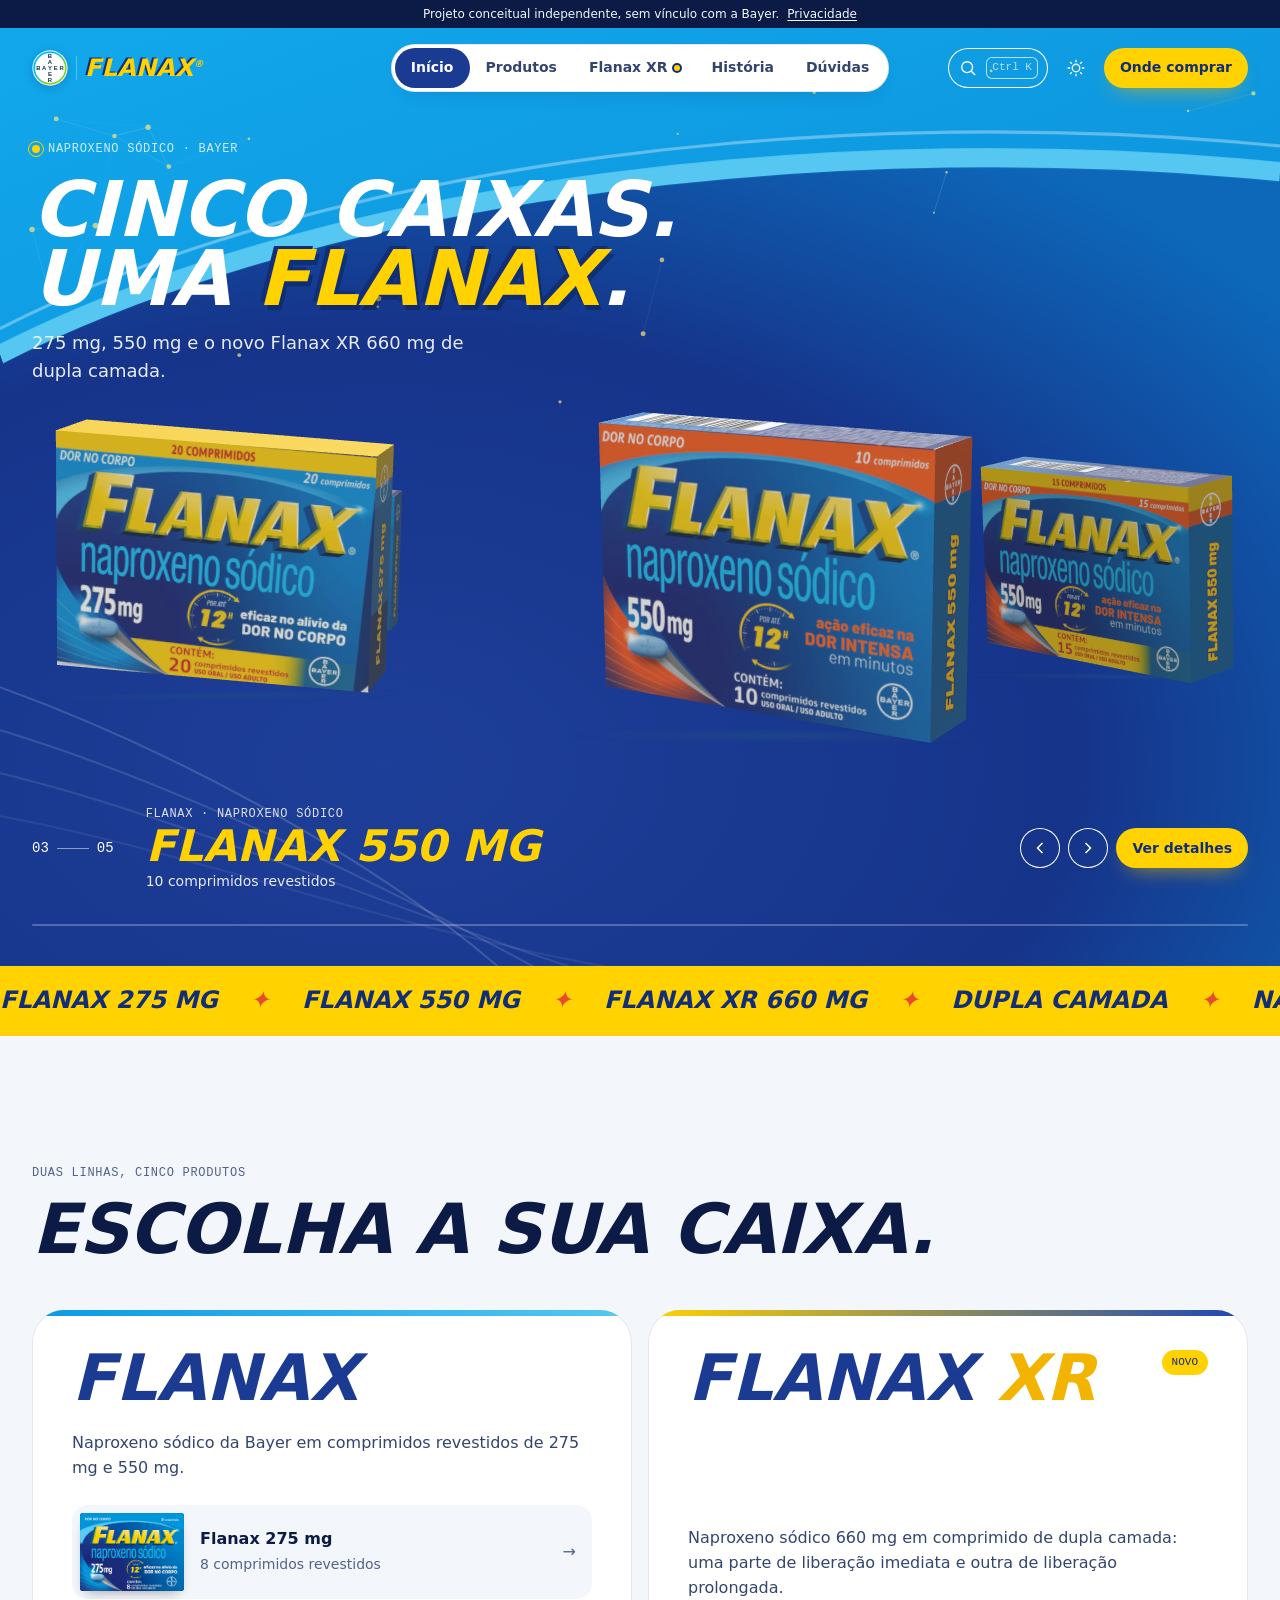
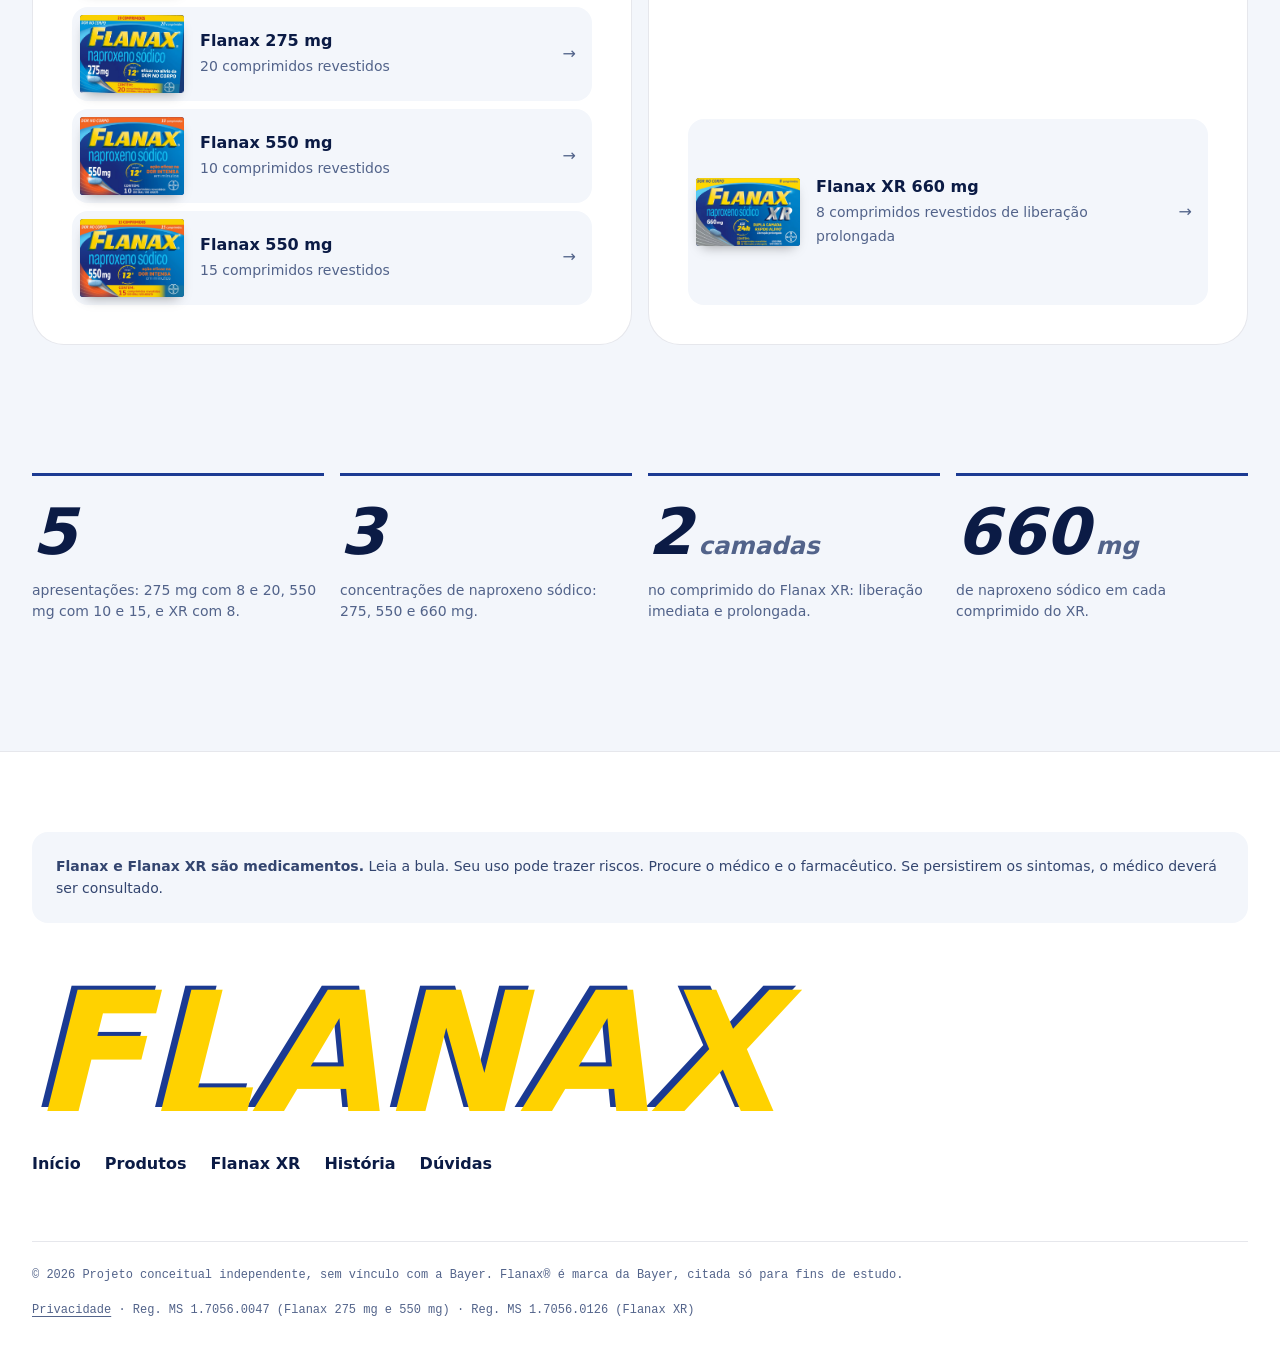
<file: index.html>
<!doctype html>
<html lang="pt-BR">
<head>
  <meta charset="utf-8" />
  <meta http-equiv="Content-Security-Policy" content="default-src 'self'; script-src 'self'; style-src 'self' 'unsafe-inline' https://fonts.googleapis.com; font-src 'self' https://fonts.gstatic.com data:; img-src 'self' data: blob:; connect-src 'self'; media-src 'none'; object-src 'none'; frame-src 'none'; worker-src 'self' blob:; manifest-src 'self'; base-uri 'self'; form-action 'none'; upgrade-insecure-requests" />
  <meta name="referrer" content="strict-origin-when-cross-origin" />
  <meta name="viewport" content="width=device-width, initial-scale=1, viewport-fit=cover" />
  <title>Flanax · projeto conceitual</title>
  <meta name="description" content="Flanax naproxeno sódico 275 mg e 550 mg e o Flanax XR 660 mg de dupla camada. As cinco embalagens em 3D." />
  <meta property="og:title" content="Flanax · projeto conceitual" />
  <meta property="og:description" content="Flanax 275 mg, 550 mg e Flanax XR 660 mg de dupla camada." />
  <meta property="og:locale" content="pt_BR" />
  <meta property="og:url" content="https://ranijabali12.github.io/flanax/" />
  <link rel="canonical" href="https://ranijabali12.github.io/flanax/" />
  <!-- shortcut: imagem de prévia em WebP (sem conversor aqui); trocar por PNG/JPG 1200x630 se algum app não exibir -->
  <meta property="og:image" content="https://ranijabali12.github.io/flanax/assets/arte/flanax-xr-v2.webp" />
  <meta property="og:image:type" content="image/webp" />
  <meta property="og:image:alt" content="Embalagem do Flanax XR 660 mg" />
  <meta name="twitter:card" content="summary_large_image" />
  <script type="application/ld+json">{"@context": "https://schema.org", "@type": "WebSite", "name": "Flanax · projeto conceitual", "url": "https://ranijabali12.github.io/flanax/", "inLanguage": "pt-BR", "description": "Projeto conceitual independente de interface, sem vínculo com a Bayer.", "about": [{"@type": "Drug", "name": "Flanax", "activeIngredient": "naproxeno sódico"}, {"@type": "Drug", "name": "Flanax XR", "activeIngredient": "naproxeno sódico"}]}</script>
  <meta name="theme-color" content="#123A9C" />
  <link rel="icon" type="image/svg+xml" href="assets/icons/favicon.svg?v=2" />
  <link rel="icon" type="image/png" sizes="32x32" href="assets/icons/icon-32.png?v=2" />
  <link rel="apple-touch-icon" href="assets/icons/icon-180.png?v=2" />
  <link rel="preconnect" href="https://fonts.googleapis.com" />
  <link rel="preconnect" href="https://fonts.gstatic.com" crossorigin />
  <link href="https://fonts.googleapis.com/css2?family=Archivo:ital,wdth,wght@0,62..125,100..900;1,62..125,100..900&family=Roboto+Condensed:wght@100..900&family=Barlow:ital,wght@0,500;0,600;0,700;0,800;1,600;1,700;1,800;1,900&family=Barlow+Condensed:wght@400;500;600;700&family=Geist:wght@400;500;600;700&family=Geist+Mono:wght@400;500&display=swap" rel="stylesheet" />
  <link rel="stylesheet" href="styles.css?v=32" />
  <script src="boot.js?v=30"></script>
</head>
<body>
  <a class="skip" href="#app">Pular para o conteúdo</a>
  <p class="notice" role="note">Projeto conceitual independente, sem vínculo com a Bayer. <a href="privacidade.html">Privacidade</a></p>
  <div class="cursor" id="cursor" aria-hidden="true"><span class="cursor__label"></span></div>
  <div class="scroll-progress" aria-hidden="true"><span></span></div>

  <header class="topbar">
    <a href="#inicio" class="brand" data-go="inicio" aria-label="Flanax, início">
      <svg class="brand__bayer" viewBox="0 0 40 40" role="img" aria-label="Bayer">
        <defs><linearGradient id="bayerRing" x1="0" y1="0" x2="1" y2="1"><stop offset=".3" stop-color="#00BCFF"/><stop offset=".7" stop-color="#89D329"/></linearGradient></defs>
        <circle cx="20" cy="20" r="19.6" fill="#fff"/>
        <circle cx="20" cy="20" r="17.6" fill="none" stroke="url(#bayerRing)" stroke-width="2"/>
        <g class="brand__letters" font-family="Archivo, Arial, sans-serif" font-weight="700" font-size="6.6" text-anchor="middle">
          <text x="20" y="9.4">B</text><text x="20" y="15.9">A</text><text x="20" y="22.4">Y</text><text x="20" y="28.9">E</text><text x="20" y="35.4">R</text>
          <text x="7" y="22.4">B</text><text x="13.5" y="22.4">A</text><text x="26.5" y="22.4">E</text><text x="33" y="22.4">R</text>
        </g>
      </svg>
      <i class="brand__sep" aria-hidden="true"></i>
      <span class="brand__word">FLANAX<sup>®</sup></span>
    </a>
    <nav class="tabs" role="tablist" aria-label="Seções">
      <span class="tabs__pill" aria-hidden="true"></span>
      <button class="tabs__btn is-active" role="tab" data-go="inicio" aria-selected="true">Início</button>
      <button class="tabs__btn" role="tab" data-go="produtos" aria-selected="false">Produtos</button>
      <button class="tabs__btn" role="tab" data-go="xr" aria-selected="false">Flanax XR <i class="dot" aria-hidden="true"></i></button>
      <button class="tabs__btn" role="tab" data-go="historia" aria-selected="false">História</button>
      <button class="tabs__btn" role="tab" data-go="duvidas" aria-selected="false">Dúvidas</button>
    </nav>
    <div class="topbar__actions">
      <button class="icon-btn search-btn" id="openPalette" aria-label="Buscar (Ctrl K)" data-cursor="buscar">
        <svg viewBox="0 0 24 24" aria-hidden="true"><circle cx="11" cy="11" r="6.5" fill="none" stroke="currentColor" stroke-width="1.6"/><path d="M16 16l4.5 4.5" stroke="currentColor" stroke-width="1.6"/></svg>
        <kbd>Ctrl K</kbd>
      </button>
      <button class="icon-btn" id="themeBtn" aria-label="Alternar tema claro e escuro" data-cursor="tema">
        <svg class="i-sun" viewBox="0 0 24 24" aria-hidden="true"><circle cx="12" cy="12" r="4.5" fill="none" stroke="currentColor" stroke-width="1.6"/><path d="M12 2v3M12 19v3M2 12h3M19 12h3M4.9 4.9l2.1 2.1M17 17l2.1 2.1M4.9 19.1L7 17M17 7l2.1-2.1" stroke="currentColor" stroke-width="1.6"/></svg>
        <svg class="i-moon" viewBox="0 0 24 24" aria-hidden="true"><path d="M20 14.5A8 8 0 0 1 9.5 4a8 8 0 1 0 10.5 10.5z" fill="none" stroke="currentColor" stroke-width="1.6"/></svg>
      </button>
      <a class="btn btn--sm btn--yellow topbar__cta" href="#duvidas" data-go="duvidas" data-scroll="onde">Onde comprar</a>
    </div>
  </header>

  <main id="app">
    <!-- ================= INÍCIO ================= -->
    <section class="view is-active" id="view-inicio" data-view="inicio" role="tabpanel" aria-label="Início">
      <div class="hero" id="hero">
        <div class="hero__bg" aria-hidden="true">
          <svg class="hero__sweep" viewBox="0 0 1440 900" preserveAspectRatio="none">
            <defs>
              <radialGradient id="heroDark" cx=".3" cy=".75" r=".9"><stop offset="0" stop-color="#1E3F99"/><stop offset=".6" stop-color="#16348A"/><stop offset="1" stop-color="#0D68BA"/></radialGradient>
            </defs>
            <path class="sweep-dark" d="M0 330 C380 170 960 120 1440 160 V900 H0 Z" fill="url(#heroDark)"/>
            <path class="sweep-arc" d="M0 330 C380 170 960 120 1440 160" fill="none" stroke="#55C7F1" stroke-width="18"/>
            <path class="sweep-arc sweep-arc--thin" d="M0 306 C380 146 960 96 1440 136" fill="none" stroke="#FFFFFF" stroke-width="3" opacity=".35"/>
            <g class="streaks" fill="none" stroke="#FFFFFF">
              <path d="M0 640 C200 700 420 800 560 900" opacity=".16"/><path d="M0 680 C200 730 420 820 600 900" opacity=".13"/>
              <path d="M0 720 C200 760 420 840 640 900" opacity=".1"/><path d="M0 760 C200 790 420 860 680 900" opacity=".07"/>
            </g>
          </svg>
          <canvas class="hero__particles" id="particles"></canvas>
        </div>
        <div class="hero__copy">
          <span class="eyebrow eyebrow--light"><i class="live"></i> Naproxeno sódico · Bayer</span>
          <h1 class="hero__title">
            <span class="line"><span>Cinco caixas.</span></span>
            <span class="line"><span>Uma <b class="wm">FLANAX</b>.</span></span>
          </h1>
          <p class="hero__lead">275 mg, 550 mg e o novo Flanax XR 660 mg de dupla camada.</p>
        </div>
        <div class="orbit" id="orbit" data-cursor="arrastar" aria-roledescription="carrossel" aria-label="Produtos Flanax">
          <div class="orbit__stage" id="orbitStage"></div>
        </div>
        <div class="hud" id="hud" aria-live="polite">
          <div class="hud__count"><span id="hudIdx">01</span><i></i><span id="hudTotal">05</span></div>
          <div class="hud__info">
            <span class="hud__fam" id="hudFam">Flanax · naproxeno sódico</span>
            <strong class="hud__name" id="hudName">Flanax 275 mg</strong>
            <span class="hud__meta" id="hudMeta">8 comprimidos revestidos</span>
          </div>
          <div class="hud__ctrl">
            <button class="icon-btn icon-btn--line" id="orbitPrev" aria-label="Produto anterior"><svg viewBox="0 0 24 24" aria-hidden="true"><path d="M15 6l-6 6 6 6" fill="none" stroke="currentColor" stroke-width="1.8"/></svg></button>
            <button class="icon-btn icon-btn--line" id="orbitNext" aria-label="Próximo produto"><svg viewBox="0 0 24 24" aria-hidden="true"><path d="M9 6l6 6-6 6" fill="none" stroke="currentColor" stroke-width="1.8"/></svg></button>
            <button class="btn btn--sm btn--yellow" id="hudOpen">Ver detalhes</button>
          </div>
          <div class="hud__bar"><span id="hudBar"></span></div>
        </div>
      </div>

      <div class="ticker" aria-hidden="true"><div class="ticker__track" id="tickerTrack"></div></div>

      <div class="wrap section">
        <header class="section__head reveal">
          <span class="eyebrow">Duas linhas, cinco produtos</span>
          <h2 class="h2">Escolha a sua caixa.</h2>
        </header>
        <div class="lines" id="lines"></div>
      </div>

      <div class="wrap section section--tight">
        <div class="stats">
          <div class="stat reveal"><span class="stat__n"><span class="counter" data-count="5">5</span></span><p>apresentações: 275 mg com 8 e 20, 550 mg com 10 e 15, e XR com 8.</p></div>
          <div class="stat reveal"><span class="stat__n"><span class="counter" data-count="3">3</span></span><p>concentrações de naproxeno sódico: 275, 550 e 660 mg.</p></div>
          <div class="stat reveal"><span class="stat__n"><span class="counter" data-count="2">2</span><small>camadas</small></span><p>no comprimido do Flanax XR: liberação imediata e prolongada.</p></div>
          <div class="stat reveal"><span class="stat__n"><span class="counter" data-count="660">660</span><small>mg</small></span><p>de naproxeno sódico em cada comprimido do XR.</p></div>
        </div>
      </div>
    </section>

    <!-- ================= PRODUTOS ================= -->
    <section class="view" id="view-produtos" data-view="produtos" role="tabpanel" aria-label="Produtos" data-line="flanax">
      <div class="launch">
        <div class="wrap launch__grid">
          <div class="launch__side">
            <span class="eyebrow"><i class="live"></i> Linha Flanax</span>
            <div class="switch" role="tablist" aria-label="Linha">
              <span class="switch__thumb" aria-hidden="true"></span>
              <button class="switch__btn is-active" data-line="flanax" role="tab" aria-selected="true">Flanax</button>
              <button class="switch__btn" data-line="xr" role="tab" aria-selected="false">Flanax XR</button>
            </div>
            <h2 class="launch__title" id="lineTitle">FLANAX</h2>
            <p class="launch__lead" id="lineLead"></p>
            <div class="skus" id="skuList" role="listbox" aria-label="Apresentações"></div>
          </div>
          <div class="viewer" id="viewer" data-cursor="girar">
            <div class="viewer__ring" aria-hidden="true"></div>
            <div class="viewer__ring viewer__ring--2" aria-hidden="true"></div>
            <div class="viewer__fallback" id="viewerFallback"></div>
            <div class="viewer__tools">
              <button class="chip chip--sm" data-view-angle="front">Frente</button>
              <button class="chip chip--sm" data-view-angle="side">Lateral</button>
              <button class="chip chip--sm" data-view-angle="back">Verso</button>
            </div>
          </div>
          <aside class="sheet" id="sheet" aria-live="polite"></aside>
        </div>
      </div>
      <div class="wrap section section--bula" id="bula">
        <div class="bula reveal">
          <header class="bula__head">
            <span class="eyebrow">Informações da bula</span>
            <h2 class="h2" id="bulaTitle">Flanax 275 mg</h2>
          </header>
          <div class="bula__tabs" id="bulaTabs" role="tablist" aria-label="Seções da bula"></div>
          <div class="bula__body" id="bulaBody" aria-live="polite"></div>
          <p class="bula__note">Conforme o site oficial do Flanax e a bula. Notifique suspeita de reação adversa: sac@bayer.com ou SAC 0800 723 1010. Em caso de superdose, ligue 0800 722 6001.</p>
        </div>
      </div>
      <div class="wrap section section--tight">
        <header class="section__head reveal">
          <span class="eyebrow">Comparativo</span>
          <h2 class="h2">As cinco, lado a lado.</h2>
        </header>
        <div class="matrix-wrap reveal"><table class="matrix" id="matrix"></table></div>
        <p class="note">Apresentações conforme as embalagens e a bula. Leia sempre a bula.</p>
      </div>
    </section>

    <!-- ================= FLANAX XR ================= -->
    <section class="view" id="view-xr" data-view="xr" role="tabpanel" aria-label="Flanax XR">
      <div class="wrap section section--first">
        <div class="xr-hero">
          <div class="xr-hero__copy reveal">
            <span class="eyebrow">Novo · Flanax XR 660 mg</span>
            <h2 class="h2">Dupla camada.</h2>
            <p class="section__sub">Cada comprimido do Flanax XR tem duas camadas de naproxeno sódico: uma de liberação imediata e outra de liberação prolongada. Passe o mouse ou toque no comprimido para separar as camadas.</p>
            <div class="xr-legend">
              <div class="xr-legend__item"><i class="sw sw--fast"></i><div><b>264 mg</b><span>camada de liberação imediata</span></div></div>
              <div class="xr-legend__item"><i class="sw sw--slow"></i><div><b>396 mg</b><span>camada de liberação prolongada</span></div></div>
              <div class="xr-legend__item"><i class="sw sw--sum"></i><div><b>660 mg</b><span>de naproxeno sódico no total</span></div></div>
            </div>
          </div>
          <button class="tablet reveal" id="tablet" aria-label="Separar as camadas do comprimido" data-cursor="separar">
            <svg viewBox="0 0 520 420" aria-hidden="true">
              <defs>
                <linearGradient id="tbTop" x1="0" y1="0" x2="0" y2="1"><stop offset="0" stop-color="#CFEAFB"/><stop offset="1" stop-color="#7EBFEA"/></linearGradient>
                <linearGradient id="tbFast" x1="0" y1="0" x2="1" y2="0"><stop offset="0" stop-color="#FFE14A"/><stop offset="1" stop-color="#F2B400"/></linearGradient>
                <linearGradient id="tbSlow" x1="0" y1="0" x2="1" y2="0"><stop offset="0" stop-color="#3D7FD9"/><stop offset="1" stop-color="#1B47B8"/></linearGradient>
              </defs>
              <ellipse cx="260" cy="380" rx="170" ry="22" fill="rgba(8,30,80,.18)"/>
              <g class="layer layer--slow">
                <path d="M90 250 v40 a170 52 0 0 0 340 0 v-40" fill="url(#tbSlow)"/>
                <ellipse cx="260" cy="250" rx="170" ry="52" fill="#5C97E3"/>
                <text x="260" y="258" text-anchor="middle" class="tb-label">396 mg · prolongada</text>
              </g>
              <g class="layer layer--fast">
                <path d="M90 200 v40 a170 52 0 0 0 340 0 v-40" fill="url(#tbFast)"/>
                <ellipse cx="260" cy="200" rx="170" ry="52" fill="url(#tbTop)"/>
                <text x="260" y="208" text-anchor="middle" class="tb-label tb-label--dark">264 mg · imediata</text>
              </g>
            </svg>
          </button>
        </div>
      </div>
      <div class="wrap section section--tight">
        <div class="xr-facts">
          <div class="xr-fact reveal"><span class="xr-fact__n">XR</span><p>de <em>extended release</em>, liberação prolongada em inglês.</p></div>
          <div class="xr-fact reveal"><span class="xr-fact__n">8</span><p>comprimidos revestidos de liberação prolongada na caixa.</p></div>
          <div class="xr-fact reveal"><span class="xr-fact__n">C₁₄H₁₃NaO₃</span><p>fórmula do naproxeno sódico, o mesmo princípio ativo de toda a linha.</p></div>
        </div>
      </div>
      <div class="wrap section section--tight">
        <figure class="molecule reveal">
          <canvas id="molCanvas" aria-hidden="true"></canvas>
          <figcaption><b>Naproxeno sódico</b><span>C₁₄H₁₃NaO₃ · princípio ativo do Flanax e do Flanax XR</span></figcaption>
        </figure>
      </div>
    </section>

    <!-- ================= HISTÓRIA ================= -->
    <section class="view" id="view-historia" data-view="historia" role="tabpanel" aria-label="História">
      <div class="wrap section section--first section--head-only">
        <header class="section__head reveal">
          <span class="eyebrow">Linha do tempo</span>
          <h2 class="h2">Da Syntex ao Flanax XR.</h2>
          <p class="section__sub">Arraste, role ou use as setas para conhecer a história do naproxeno.</p>
        </header>
      </div>
      <div class="timeline" id="timeline">
        <div class="timeline__rail wrap"><span id="timelineBar"></span><span class="timeline__year" id="timelineYear">1970</span></div>
        <ol class="timeline__track" id="timelineTrack" tabindex="0" aria-label="Linha do tempo">
          <li class="era" data-year="1970"><span class="era__year">1970</span><h3>A molécula ganha escala</h3><p>No laboratório Syntex, nos Estados Unidos, começa a produção industrial do naproxeno, um anti-inflamatório não esteroide.</p><span class="era__f">C₁₄H₁₄O₃</span></li>
          <li class="era" data-year="1976"><span class="era__year">1976</span><h3>Chega às farmácias</h3><p>A Syntex lança o naproxeno como medicamento, inicialmente vendido com prescrição.</p></li>
          <li class="era" data-year="1994"><span class="era__year">1994</span><h3>Sem receita</h3><p>O naproxeno sódico é aprovado nos Estados Unidos para venda sem prescrição. No mesmo ano, a Roche compra a Syntex.</p><span class="era__f">naproxeno sódico</span></li>
          <li class="era" data-year="2005"><span class="era__year">2005</span><h3>Flanax na Bayer</h3><p>A Bayer conclui a compra da divisão de saúde do consumidor da Roche, e o Flanax passa a fazer parte do portfólio da Bayer.</p></li>
          <li class="era era--hot" data-year="Hoje"><span class="era__year">Hoje</span><h3>275 mg e 550 mg</h3><p>Flanax em comprimidos revestidos de 275 mg e 550 mg, para dores e inflamação do dia a dia.</p><span class="era__f">C₁₄H₁₃NaO₃</span></li>
          <li class="era era--hot" data-year="XR"><span class="era__year">XR</span><h3>Flanax XR 660 mg</h3><p>Comprimido de dupla camada: uma parte de liberação imediata e outra de liberação prolongada, em uma tomada a cada 24 horas.</p><span class="era__f">660 mg · dupla camada</span></li>
        </ol>
        <div class="timeline__nav wrap">
          <button class="icon-btn icon-btn--line" id="tlPrev" aria-label="Voltar na linha do tempo"><svg viewBox="0 0 24 24" aria-hidden="true"><path d="M15 6l-6 6 6 6" fill="none" stroke="currentColor" stroke-width="1.8"/></svg></button>
          <button class="icon-btn icon-btn--line" id="tlNext" aria-label="Avançar na linha do tempo"><svg viewBox="0 0 24 24" aria-hidden="true"><path d="M9 6l6 6-6 6" fill="none" stroke="currentColor" stroke-width="1.8"/></svg></button>
        </div>
      </div>
    </section>

    <!-- ================= DÚVIDAS ================= -->
    <section class="view" id="view-duvidas" data-view="duvidas" role="tabpanel" aria-label="Dúvidas">
      <div class="wrap section section--first">
        <header class="section__head reveal">
          <span class="eyebrow">Dúvidas</span>
          <h2 class="h2">Perguntas frequentes.</h2>
        </header>
        <div class="faq-grid">
          <div class="faq" id="faq"></div>
          <aside class="finder reveal" id="onde">
            <span class="eyebrow eyebrow--light">Onde comprar</span>
            <h3>Nas farmácias de todo o Brasil.</h3>
            <p>Procure Flanax e Flanax XR na farmácia mais próxima ou nas lojas on-line.</p>
            <form class="finder__form" id="finderForm" novalidate>
              <label for="cep" class="sr-only">Seu CEP</label>
              <input id="cep" inputmode="numeric" maxlength="9" placeholder="Seu CEP" autocomplete="postal-code" aria-describedby="cepMsg" />
              <button class="btn btn--yellow" type="submit">Ver no mapa</button>
            </form>
            <div class="finder__actions">
              <a class="finder__buy" href="#buyList" id="buyBtn"><svg viewBox="0 0 24 24" aria-hidden="true"><path d="M3 4h2.5l2.2 10.5h10.6L20.5 7H7" fill="none" stroke="currentColor" stroke-width="1.8" stroke-linejoin="round" stroke-linecap="round"/><circle cx="9.5" cy="19" r="1.6" fill="currentColor"/><circle cx="17" cy="19" r="1.6" fill="currentColor"/></svg>Comprar on-line</a>
              <button class="finder__geo" type="button" id="geoBtn"><svg viewBox="0 0 24 24" aria-hidden="true"><circle cx="12" cy="12" r="3" fill="currentColor"/><circle cx="12" cy="12" r="7.5" fill="none" stroke="currentColor" stroke-width="1.6"/><path d="M12 1.5v3M12 19.5v3M1.5 12h3M19.5 12h3" stroke="currentColor" stroke-width="1.6"/></svg>Farmácias perto de mim</button>
            </div>
            <p class="finder__msg" id="cepMsg" aria-live="polite"></p>
            <p class="finder__privacy">O CEP e a localização vão direto para o Google Maps; este site não guarda nada. <a href="privacidade.html">Saiba mais</a></p>
            <a class="finder__link" href="https://www.flanax.com.br" target="_blank" rel="noopener">Site oficial do Flanax <span aria-hidden="true">↗</span></a>
          </aside>


        </div>
        <section class="buylist reveal" id="buyList" aria-labelledby="buyTitle">
          <header class="buylist__head">
            <span class="eyebrow">Compre on-line</span>
            <h3 id="buyTitle">Direto na farmácia.</h3>
            <p>Cada apresentação do Flanax nas principais redes do Brasil.</p>
          </header>
          <div class="buylist__rows" id="buyRows"></div>
          <p class="buylist__note">Links para as páginas dos produtos nas lojas on-line das redes. Preço e estoque são definidos por cada farmácia.</p>
        </section>
        <section class="care" id="guia" aria-labelledby="guiaTitle">
          <header class="section__head reveal">
            <span class="eyebrow">Guia por sintoma</span>
            <h2 class="h2" id="guiaTitle">Para que dor?</h2>
            <p class="section__sub">As situações citadas na indicação da bula do Flanax 275 mg, 550 mg e XR. Uso adulto. O guia não substitui o médico nem o farmacêutico.</p>
          </header>
          <div class="indic">
            <article class="indic__card reveal"><h3>Inflamação</h3><p>Dores agudas causadas por inflamação.</p><ul><li>Dor de garganta</li></ul></article>
            <article class="indic__card reveal"><h3>Dor e febre</h3><p>Em adultos.</p><ul><li>Dor de cabeça</li><li>Dor de dente</li><li>Dor abdominal e pélvica</li><li>Gripe e resfriado</li></ul></article>
            <article class="indic__card reveal"><h3>Músculos e articulações</h3><p>Dores musculares e articulares.</p><ul><li>Dor nas costas</li><li>Dor nas pernas</li><li>Torcicolo</li><li>Tendinite</li><li>Bursite</li><li>Cotovelo de tenista</li><li>Dor reumática</li></ul></article>
            <article class="indic__card reveal"><h3>Depois de traumas</h3><p>Dor após traumas.</p><ul><li>Entorses</li><li>Distensões</li><li>Contusões</li><li>Lesões leves no esporte</li></ul></article>
          </div>
        </section>

        <section class="care" aria-labelledby="usoTitle">
          <header class="section__head reveal">
            <span class="eyebrow">Automedicação responsável</span>
            <h2 class="h2" id="usoTitle">Antes de tomar.</h2>
          </header>
          <ol class="rules">
            <li class="reveal"><b>Leia a bula</b><span>Mesmo que você já conheça o remédio. Contraindicações e interações estão lá.</span></li>
            <li class="reveal"><b>Um ativo de cada vez</b><span>Não junte o Flanax com outro anti-inflamatório, como ibuprofeno, diclofenaco ou ácido acetilsalicílico, sem orientação. Antigripais também podem ter esses ativos: confira o rótulo.</span></li>
            <li class="reveal"><b>Respeite dose e intervalo</b><span>Use a dose e o intervalo da bula. Não aumente por conta própria.</span></li>
            <li class="reveal"><b>Fale antes com o médico</b><span>Na gravidez, na amamentação, em crianças e idosos, e se você usa outros remédios ou tem doença crônica.</span></li>
            <li class="reveal"><b>Sintoma que continua</b><span>Se a dor ou a febre persistirem ou mudarem, procure o médico.</span></li>
            <li class="reveal"><b>Guarde com cuidado</b><span>Longe das crianças, na embalagem original, e confira a validade.</span></li>
          </ol>
        </section>

        <section class="care" aria-labelledby="segTitle">
          <header class="section__head reveal">
            <span class="eyebrow">Segurança e contato</span>
            <h2 class="h2" id="segTitle">Informação oficial.</h2>
          </header>
          <div class="info">
            <article class="info__card reveal">
              <h3>Relatar efeito adverso</h3>
              <p>Teve alguma reação depois de usar um medicamento? Avise o fabricante e a Anvisa. A notificação ajuda a monitorar a segurança do remédio.</p>
              <div class="info__links">
                <a href="tel:08007231010">SAC Bayer 0800 723 1010</a>
                <a href="mailto:sac@bayer.com">sac@bayer.com</a>
                <a href="https://www.gov.br/anvisa/pt-br/assuntos/fiscalizacao-e-monitoramento/notificacoes/vigimed" target="_blank" rel="noopener">Notificar no VigiMed, da Anvisa <span aria-hidden="true">↗</span></a>
              </div>
            </article>
            <article class="info__card reveal">
              <h3>Bula e registro</h3>
              <p>A bula completa, do paciente e do profissional, fica no Bulário eletrônico da Anvisa. Registros: Reg. MS 1.7056.0047 (Flanax 275 mg e 550 mg) e Reg. MS 1.7056.0126 (Flanax XR).</p>
              <div class="info__links">
                <a href="https://consultas.anvisa.gov.br/#/bulario/" target="_blank" rel="noopener">Bulário eletrônico da Anvisa <span aria-hidden="true">↗</span></a>
              </div>
            </article>
            <article class="info__card reveal">
              <h3>Profissionais de saúde</h3>
              <p>Médicos, dentistas e farmacêuticos encontram a bula do profissional no Bulário da Anvisa e as informações técnicas nos canais oficiais da Bayer.</p>
              <div class="info__links">
                <a href="https://www.bayer.com.br/" target="_blank" rel="noopener">Bayer Brasil <span aria-hidden="true">↗</span></a>
                <a href="tel:08007231010">SAC 0800 723 1010</a>
              </div>
            </article>
          </div>
        </section>

      </div>
    </section>
  </main>

  <footer class="footer">
    <div class="wrap">
      <p class="footer__warn"><strong>Flanax e Flanax XR são medicamentos.</strong> Leia a bula. Seu uso pode trazer riscos. Procure o médico e o farmacêutico. Se persistirem os sintomas, o médico deverá ser consultado.</p>
      <div class="footer__row">
        <span class="footer__big" aria-hidden="true">FLANAX</span>
        <nav class="footer__nav" aria-label="Rodapé">
          <a href="#inicio" data-go="inicio">Início</a>
          <a href="#produtos" data-go="produtos">Produtos</a>
          <a href="#xr" data-go="xr">Flanax XR</a>
          <a href="#historia" data-go="historia">História</a>
          <a href="#duvidas" data-go="duvidas">Dúvidas</a>
        </nav>
      </div>
      <div class="footer__legal">
        <span>© <span id="year">2026</span> Projeto conceitual independente, sem vínculo com a Bayer. Flanax® é marca da Bayer, citada só para fins de estudo.</span>
        <span><a href="privacidade.html">Privacidade</a> · Reg. MS 1.7056.0047 (Flanax 275 mg e 550 mg) · Reg. MS 1.7056.0126 (Flanax XR)</span>
      </div>
    </div>
  </footer>

  <dialog class="palette" id="palette" aria-label="Buscar no site">
    <div class="palette__box">
      <div class="palette__in">
        <svg viewBox="0 0 24 24" aria-hidden="true"><circle cx="11" cy="11" r="6.5" fill="none" stroke="currentColor" stroke-width="1.6"/><path d="M16 16l4.5 4.5" stroke="currentColor" stroke-width="1.6"/></svg>
        <label for="paletteInput" class="sr-only">Buscar</label>
        <input id="paletteInput" placeholder="Busque um produto, dose ou dúvida" autocomplete="off" role="combobox" aria-expanded="true" aria-controls="paletteList" />
        <kbd>Esc</kbd>
      </div>
      <ul class="palette__list" id="paletteList" role="listbox"></ul>
      <div class="palette__foot"><span><kbd>↑</kbd><kbd>↓</kbd> navegar</span><span><kbd>Enter</kbd> abrir</span></div>
    </div>
  </dialog>
  <div class="toast" id="toast" role="status" aria-live="polite"></div>

  <script src="catalog.js?v=30"></script>
  <script src="lojas.js?v=30"></script>
  <script src="app.js?v=32"></script>
  <script type="module" src="boot3d.js?v=30"></script>
</body>
</html>
</file>
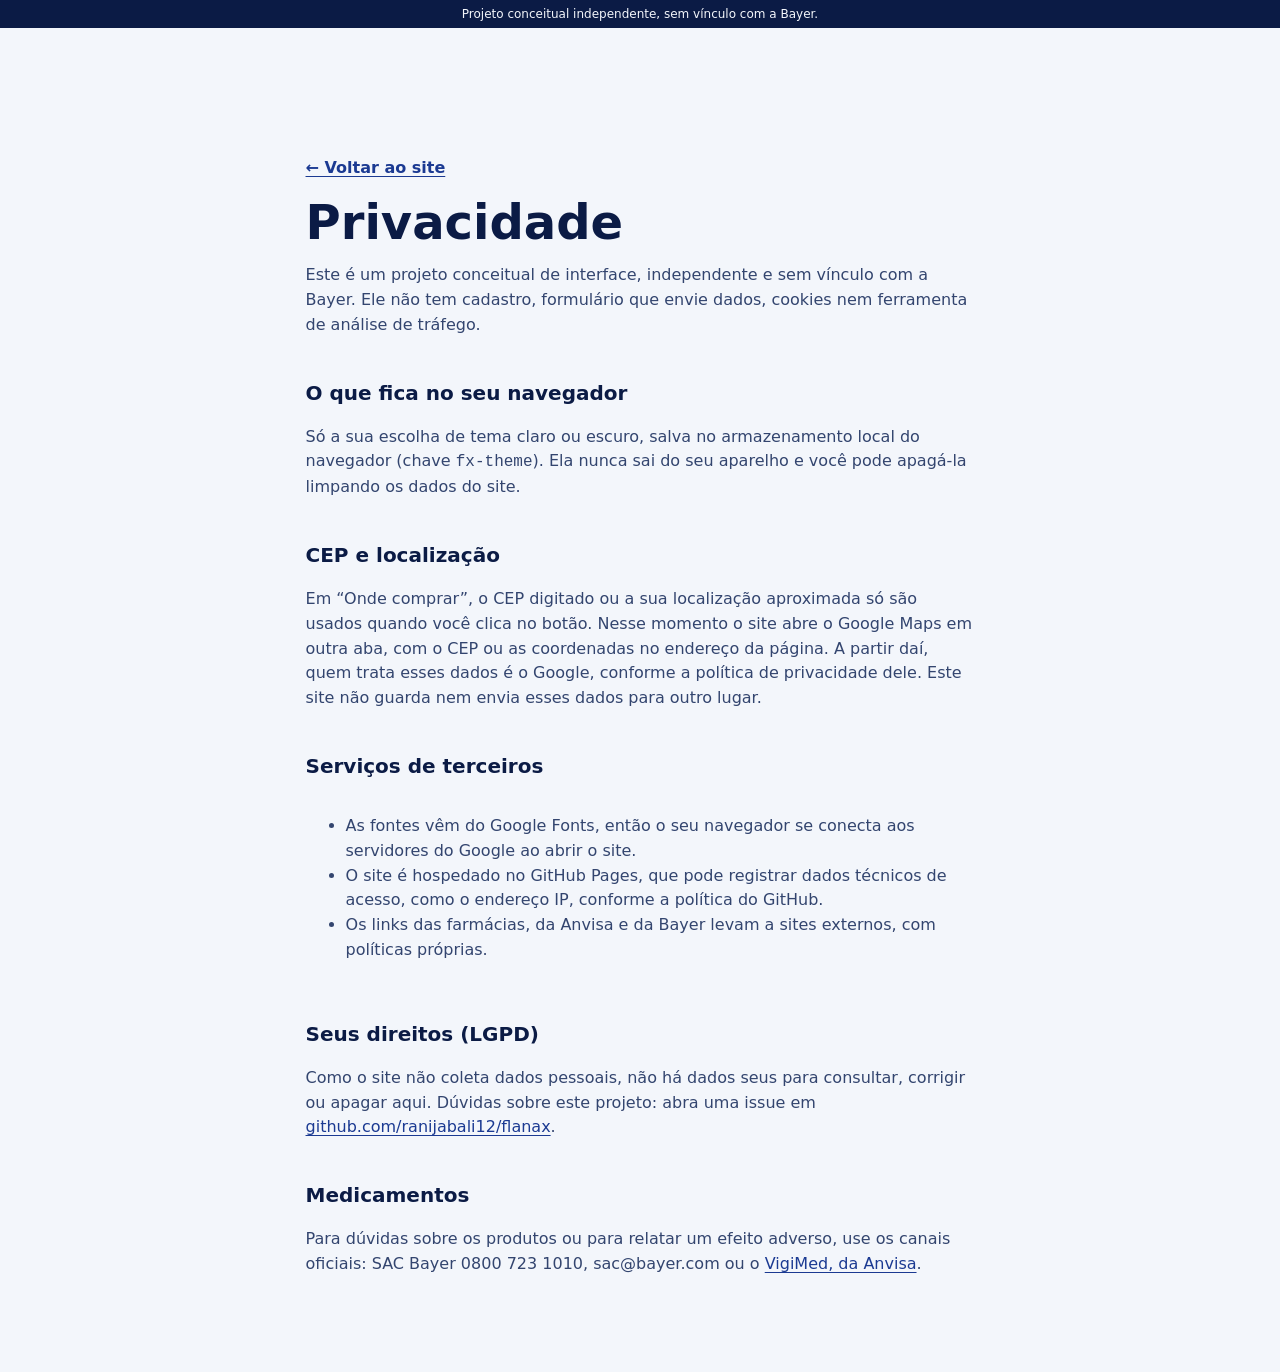
<file: privacidade.html>
<!doctype html>
<html lang="pt-BR">
<head>
  <meta charset="utf-8" />
  <meta http-equiv="Content-Security-Policy" content="default-src 'self'; script-src 'self'; style-src 'self' 'unsafe-inline' https://fonts.googleapis.com; font-src 'self' https://fonts.gstatic.com data:; img-src 'self' data:; connect-src 'none'; object-src 'none'; frame-src 'none'; base-uri 'self'; form-action 'none'; upgrade-insecure-requests" />
  <meta name="viewport" content="width=device-width, initial-scale=1, viewport-fit=cover" />
  <title>Privacidade · Flanax</title>
  <meta name="robots" content="noindex" />
  <link rel="icon" type="image/svg+xml" href="assets/icons/favicon.svg?v=2" />
  <link href="https://fonts.googleapis.com/css2?family=Archivo:ital,wdth,wght@0,62..125,100..900;1,62..125,100..900&family=Roboto+Condensed:wght@100..900&family=Barlow:ital,wght@0,500;0,600;0,700;0,800;1,600;1,700;1,800;1,900&family=Barlow+Condensed:wght@400;500;600;700&family=Geist:wght@400;500;600;700&family=Geist+Mono:wght@400;500&display=swap" rel="stylesheet" />
  <link rel="stylesheet" href="styles.css?v=32" />
  <script src="boot.js?v=30"></script>
</head>
<body>
  <p class="notice" role="note">Projeto conceitual independente, sem vínculo com a Bayer.</p>
  <main class="wrap doc">
    <a class="doc__back" href="./">← Voltar ao site</a>
    <h1>Privacidade</h1>
    <p>Este é um projeto conceitual de interface, independente e sem vínculo com a Bayer. Ele não tem cadastro, formulário que envie dados, cookies nem ferramenta de análise de tráfego.</p>
    <h2>O que fica no seu navegador</h2>
    <p>Só a sua escolha de tema claro ou escuro, salva no armazenamento local do navegador (chave <code>fx-theme</code>). Ela nunca sai do seu aparelho e você pode apagá-la limpando os dados do site.</p>
    <h2>CEP e localização</h2>
    <p>Em “Onde comprar”, o CEP digitado ou a sua localização aproximada só são usados quando você clica no botão. Nesse momento o site abre o Google Maps em outra aba, com o CEP ou as coordenadas no endereço da página. A partir daí, quem trata esses dados é o Google, conforme a política de privacidade dele. Este site não guarda nem envia esses dados para outro lugar.</p>
    <h2>Serviços de terceiros</h2>
    <ul>
      <li>As fontes vêm do Google Fonts, então o seu navegador se conecta aos servidores do Google ao abrir o site.</li>
      <li>O site é hospedado no GitHub Pages, que pode registrar dados técnicos de acesso, como o endereço IP, conforme a política do GitHub.</li>
      <li>Os links das farmácias, da Anvisa e da Bayer levam a sites externos, com políticas próprias.</li>
    </ul>
    <h2>Seus direitos (LGPD)</h2>
    <p>Como o site não coleta dados pessoais, não há dados seus para consultar, corrigir ou apagar aqui. Dúvidas sobre este projeto: abra uma issue em <a href="https://github.com/ranijabali12/flanax/issues" target="_blank" rel="noopener">github.com/ranijabali12/flanax</a>.</p>
    <h2>Medicamentos</h2>
    <p>Para dúvidas sobre os produtos ou para relatar um efeito adverso, use os canais oficiais: SAC Bayer 0800 723 1010, sac@bayer.com ou o <a href="https://www.gov.br/anvisa/pt-br/assuntos/fiscalizacao-e-monitoramento/notificacoes/vigimed" target="_blank" rel="noopener">VigiMed, da Anvisa</a>.</p>
  </main>
</body>
</html>
</file>
<file: styles.css>
/* =========================================================
   Flanax · Bayer
   Linguagem das caixas: azul royal com arco ciano, amarelo do logotipo,
   laranja da linha 550 mg. Grade de 8px · estados 150–300ms com desaceleração, entradas autorais 500–900ms.
   ========================================================= */

/* Layout: hero azul (como a frente da caixa) com a órbita sobre o arco;
   seções claras em grade de 12 colunas. */
:root {
  --bg: #F3F6FB;
  --bg-2: #E6EDF7;
  --surface: #FFFFFF;
  --ink: #0B1B45;
  --ink-2: #33456F;
  --muted: #52638A;
  --line: rgba(11, 27, 69, .10);
  --line-2: rgba(11, 27, 69, .18);
  --glass: rgba(255, 255, 255, .78);

  --royal: #1B3A92;
  --royal-2: #122E78;
  --sky: #0A9BE2;
  --arc: #55C7F1;
  --cyan: #2CB9F0;
  --yellow: #FFD200;
  --yellow-2: #F2B400;
  --orange: #E84A2D;
  --orange-2: #FF7D15;
  --red: #D0102B;
  --xr: #1B47B8;
  --fam: var(--sky);

  --f-logo: "Barlow", "Arial Black", system-ui, sans-serif;
  --f-cond: "Barlow Condensed", "Arial Narrow", sans-serif;
  --f-body: "Geist", system-ui, -apple-system, "Segoe UI", sans-serif;
  --f-mono: "Geist Mono", ui-monospace, monospace;
  --t-12: .75rem; --t-14: .875rem; --t-16: 1rem; --t-18: 1.125rem; --t-20: 1.25rem;
  --t-24: 1.5rem; --t-32: 2rem; --t-40: 2.5rem; --t-48: 3rem; --t-64: 4rem;

  --s-1: 8px; --s-2: 16px; --s-3: 24px; --s-4: 32px; --s-5: 40px;
  --s-6: 48px; --s-8: 64px; --s-10: 80px; --s-12: 96px; --s-16: 128px;
  --r-1: 8px; --r-2: 16px; --r-3: 24px; --r-4: 32px; --r-pill: 999px;

  --ease: cubic-bezier(.22, 1, .36, 1);
  --ease-in: cubic-bezier(.55, 0, .75, .2);
  --ease-io: cubic-bezier(.65, 0, .35, 1);
  --t-fast: 150ms; --t-mid: 220ms; --t-slow: 300ms;
  --wrap: 1280px; --gutter: var(--s-4); --header-h: 80px;
  --shadow: 0 24px 48px -30px rgba(11, 27, 69, .45);
  color-scheme: light;
}
@media (prefers-color-scheme: dark) {
  :root:not([data-theme="light"]) {
    --bg: #071233; --bg-2: #0C1A45; --surface: #0F2154;
    --ink: #E8EEFB; --ink-2: #B9C6E6; --muted: #9DACD0;
    --line: rgba(232, 238, 251, .10); --line-2: rgba(232, 238, 251, .18);
    --glass: rgba(15, 33, 84, .78); --shadow: 0 24px 48px -26px rgba(0, 0, 0, .7);
    color-scheme: dark;
  }
}
:root[data-theme="dark"] {
  --bg: #071233; --bg-2: #0C1A45; --surface: #0F2154;
  --ink: #E8EEFB; --ink-2: #B9C6E6; --muted: #9DACD0;
  --line: rgba(232, 238, 251, .10); --line-2: rgba(232, 238, 251, .18);
  --glass: rgba(15, 33, 84, .78); --shadow: 0 24px 48px -26px rgba(0, 0, 0, .7);
  color-scheme: dark;
}

*, *::before, *::after { box-sizing: border-box; }
html { -webkit-text-size-adjust: 100%; scroll-behavior: smooth; }
body { margin: 0; background: var(--bg); color: var(--ink); font-family: var(--f-body); font-size: var(--t-16); line-height: 1.55; -webkit-font-smoothing: antialiased; overflow-x: hidden; transition: background var(--t-slow) var(--ease), color var(--t-slow) var(--ease); }
img, svg, canvas { display: block; max-width: 100%; }
button { font: inherit; color: inherit; background: none; border: 0; padding: 0; cursor: pointer; }
a { color: inherit; text-decoration: none; }
h1, h2, h3, p, dl, dd, figure { margin: 0; }
h1, h2, h3 { text-wrap: balance; }
::selection { background: var(--yellow); color: var(--ink); }
:focus-visible { outline: 2px solid var(--sky); outline-offset: 3px; border-radius: 6px; }
[hidden] { display: none !important; }
.sr-only { position: absolute; width: 1px; height: 1px; overflow: hidden; clip: rect(0 0 0 0); white-space: nowrap; }
.skip { position: fixed; left: var(--s-2); top: -64px; z-index: 200; padding: var(--s-1) var(--s-2); background: var(--ink); color: var(--bg); border-radius: var(--r-1); transition: top var(--t-mid) var(--ease); }
.skip:focus { top: var(--s-2); }
kbd { font-family: var(--f-mono); font-size: 11px; padding: 2px 6px; border-radius: 6px; box-shadow: inset 0 0 0 1px var(--line-2); color: var(--muted); }
.wrap { width: 100%; max-width: var(--wrap); margin: 0 auto; padding-inline: var(--gutter); }

/* Cursor */
.cursor { position: fixed; left: 0; top: 0; z-index: 250; width: 12px; height: 12px; margin: -6px 0 0 -6px; border-radius: 50%; background: var(--yellow); pointer-events: none; display: grid; place-items: center; opacity: 0; transition: width var(--t-mid) var(--ease), height var(--t-mid) var(--ease), margin var(--t-mid) var(--ease), opacity var(--t-mid) var(--ease); }
.cursor.is-on { opacity: 1; }
.cursor.is-label { width: 72px; height: 72px; margin: -36px 0 0 -36px; }
.cursor__label { font-family: var(--f-mono); font-size: 11px; color: var(--royal-2); opacity: 0; transition: opacity var(--t-fast) var(--ease); }
.cursor.is-label .cursor__label { opacity: 1; }
@media (pointer: coarse) { .cursor { display: none; } }

.scroll-progress { position: fixed; top: 0; left: 0; right: 0; height: 3px; z-index: 60; }
.scroll-progress span { display: block; height: 100%; background: linear-gradient(90deg, var(--yellow), var(--orange-2)); transform-origin: 0 50%; transform: scaleX(0); }

/* Header */
.topbar { position: fixed; top: 0; left: 0; right: 0; z-index: 50; height: calc(var(--header-h) + env(safe-area-inset-top, 0px)); padding: env(safe-area-inset-top, 0px) var(--gutter) 0; display: grid; grid-template-columns: 1fr auto 1fr; align-items: center; gap: var(--s-2); color: #fff; transition: height var(--t-slow) var(--ease), color var(--t-slow) var(--ease); }
.topbar::before { content: ""; position: absolute; inset: 0; z-index: -1; background: var(--glass); backdrop-filter: saturate(1.4) blur(18px); -webkit-backdrop-filter: saturate(1.4) blur(18px); box-shadow: 0 1px 0 var(--line); opacity: 0; transition: opacity var(--t-slow) var(--ease); }
.topbar.is-scrolled, body:not(.on-hero) .topbar { color: var(--ink); }
.topbar.is-scrolled { height: calc(64px + env(safe-area-inset-top, 0px)); }
.topbar.is-scrolled::before, body:not(.on-hero) .topbar::before { opacity: 1; }
.brand { display: inline-flex; align-items: center; gap: var(--s-1); justify-self: start; }
.brand__word { font-family: var(--f-logo); font-weight: 900; font-style: italic; font-size: var(--t-24); letter-spacing: .01em; color: var(--yellow); text-shadow: -2px -1px 0 var(--royal-2); line-height: 1; }
.brand__word sup { font-size: .4em; color: currentColor; text-shadow: none; }
.brand__bayer { width: 36px; height: 36px; flex: none; border-radius: 50%; box-shadow: 0 2px 8px rgba(11, 27, 69, .18); transition: transform var(--t-mid) var(--ease); }
.brand:hover .brand__bayer { transform: scale(1.06); }
.brand__letters { fill: #10384F; }
.brand__sep { width: 1px; height: 24px; background: currentColor; opacity: .3; }
@media (max-width: 420px) { .brand__bayer { width: 30px; height: 30px; } }
.brand__by { font-family: var(--f-mono); font-size: 11px; padding: 2px 8px; border-radius: var(--r-pill); box-shadow: inset 0 0 0 1px currentColor; opacity: .7; }

.tabs { position: relative; display: flex; padding: 4px; border-radius: var(--r-pill); background: var(--glass); color: var(--ink); box-shadow: inset 0 0 0 1px var(--line), 0 8px 24px -16px rgba(11, 27, 69, .35); backdrop-filter: blur(18px); -webkit-backdrop-filter: blur(18px); }
.tabs__pill { position: absolute; top: 4px; left: 0; height: calc(100% - 8px); border-radius: var(--r-pill); background: var(--royal); transition: transform var(--t-slow) var(--ease), width var(--t-slow) var(--ease); }
.tabs__btn { position: relative; z-index: 1; display: inline-flex; align-items: center; gap: 6px; height: 40px; padding: 0 var(--s-2); border-radius: var(--r-pill); font-size: var(--t-14); font-weight: 600; color: var(--ink-2); white-space: nowrap; transition: color var(--t-mid) var(--ease); }
.tabs__btn:hover { color: var(--ink); }
.tabs__btn.is-active { color: #fff; }
.dot { width: 6px; height: 6px; border-radius: 50%; background: var(--yellow); box-shadow: 0 0 0 2px var(--royal-2); animation: ping 2.4s var(--ease) infinite; }
@keyframes ping { 50% { transform: scale(1.4); } }
.topbar__actions { justify-self: end; display: flex; align-items: center; gap: var(--s-1); }
.icon-btn { display: inline-flex; align-items: center; justify-content: center; gap: var(--s-1); height: 40px; min-width: 40px; padding: 0 10px; border-radius: var(--r-pill); transition: background var(--t-mid) var(--ease), transform var(--t-fast) var(--ease); }
.icon-btn svg { width: 20px; height: 20px; flex: none; }
.icon-btn:hover { background: rgba(127, 150, 200, .16); }
.icon-btn:active { transform: scale(.94); }
.icon-btn--line { box-shadow: inset 0 0 0 1px currentColor; }
.search-btn { box-shadow: inset 0 0 0 1px currentColor; }
.search-btn kbd { color: inherit; box-shadow: inset 0 0 0 1px currentColor; opacity: .7; }
#themeBtn .i-moon { display: none; }
:root[data-theme="dark"] #themeBtn .i-sun { display: none; }
:root[data-theme="dark"] #themeBtn .i-moon { display: block; }
@media (prefers-color-scheme: dark) { :root:not([data-theme="light"]) #themeBtn .i-sun { display: none; } :root:not([data-theme="light"]) #themeBtn .i-moon { display: block; } }

/* Botões */
.btn { --bh: 52px; position: relative; isolation: isolate; overflow: hidden; display: inline-flex; align-items: center; justify-content: center; gap: var(--s-1); height: var(--bh); padding: 0 var(--s-3); border-radius: var(--r-pill); font-weight: 700; font-size: var(--t-16); white-space: nowrap; transition: transform var(--t-mid) var(--ease), background var(--t-mid) var(--ease), color var(--t-mid) var(--ease); }
.btn:active { transform: scale(.97); }
.btn--sm { --bh: 40px; padding: 0 var(--s-2); font-size: var(--t-14); }
.btn--yellow { background: var(--yellow); color: var(--royal-2); box-shadow: 0 10px 22px -12px rgba(242, 180, 0, .9); }
.btn--yellow::after { content: ""; position: absolute; inset: 0; z-index: -1; background: #fff; transform: translateY(101%); transition: transform var(--t-slow) var(--ease); }
.btn--yellow:hover::after { transform: none; }
.btn--ghost { box-shadow: inset 0 0 0 1px var(--line-2); }
.btn--ghost:hover { background: var(--ink); color: var(--bg); }
.chip { display: inline-flex; align-items: center; gap: 6px; height: 40px; padding: 0 var(--s-2); border-radius: var(--r-pill); font-size: var(--t-14); font-weight: 600; background: var(--surface); box-shadow: inset 0 0 0 1px var(--line); transition: background var(--t-mid) var(--ease), color var(--t-mid) var(--ease), box-shadow var(--t-mid) var(--ease), transform var(--t-fast) var(--ease); }
.chip:hover { box-shadow: inset 0 0 0 1px var(--ink); }
.chip:active { transform: scale(.96); }
.chip--sm { height: 32px; padding: 0 12px; font-size: var(--t-12); }

.eyebrow { display: inline-flex; align-items: center; gap: var(--s-1); font-family: var(--f-mono); font-size: var(--t-12); letter-spacing: .06em; text-transform: uppercase; color: var(--muted); }
.eyebrow--light { color: rgba(255, 255, 255, .8); }
.live { width: 8px; height: 8px; border-radius: 50%; background: var(--yellow); position: relative; flex: none; }
.live::after { content: ""; position: absolute; inset: -4px; border-radius: 50%; border: 1px solid var(--yellow); animation: live 2s var(--ease) infinite; }
@keyframes live { 0% { transform: scale(.6); opacity: 1; } 100% { transform: scale(1.7); opacity: 0; } }

/* Títulos no estilo do logotipo: itálico pesado */
.h2 { font-family: var(--f-logo); font-weight: 900; font-style: italic; text-transform: uppercase; font-size: clamp(var(--t-40), 5.4vw, 4.75rem); line-height: .92; letter-spacing: -.005em; }

/* Views */
.view { display: none; }
.view.is-active { display: block; animation: viewIn var(--t-slow) var(--ease) both; }
.view.is-active.is-settled { animation: none; }
.view.is-leaving { display: block; animation: viewOut 200ms var(--ease) both; }
@keyframes viewIn { from { opacity: 0; transform: translateY(16px); } to { opacity: 1; transform: none; } }
@keyframes viewOut { to { opacity: 0; transform: translateY(-8px); } }
.js .reveal { opacity: 0; }
.js .reveal.in { opacity: 1; animation: revealIn 800ms var(--ease) var(--d, 0ms) backwards; }
@keyframes revealIn { from { opacity: 0; transform: translateY(32px); } }

.section { padding-block: var(--s-16); }
.section--tight { padding-block: 0 var(--s-16); }
.section--first { padding-block: calc(var(--header-h) + var(--s-10)) var(--s-16); }
.section__head { display: grid; gap: var(--s-2); margin-bottom: var(--s-6); }
.section__sub { max-width: 54ch; color: var(--muted); }

/* ================= HERO ================= */
.hero { position: relative; min-height: max(760px, 100svh); overflow: hidden; display: grid; grid-template-rows: auto 1fr auto; padding-top: calc(var(--header-h) + var(--s-4)); color: #fff; background: linear-gradient(160deg, #12A8EC, #0880CC); }
.hero__bg { position: absolute; inset: 0; z-index: 0; pointer-events: none; }
.hero__sweep { position: absolute; inset: 0; width: 100%; height: 100%; }
.sweep-dark { transform-origin: 50% 100%; animation: sweepUp 300ms var(--ease) both; }
.sweep-arc { stroke-dasharray: 1800; stroke-dashoffset: 1800; animation: draw 1400ms var(--ease) 300ms forwards; }
.streaks path { stroke-width: 2; }
@keyframes sweepUp { from { transform: translateY(12%); opacity: 0; } to { transform: none; opacity: 1; } }
@keyframes draw { to { stroke-dashoffset: 0; } }
.hero__particles { position: absolute; inset: 0; width: 100%; height: 100%; }
.hero__copy { position: relative; z-index: 3; width: 100%; max-width: var(--wrap); margin: 0 auto; padding-inline: var(--gutter); display: grid; gap: var(--s-2); justify-items: start; }
.hero__title { font-family: var(--f-logo); font-weight: 900; font-style: italic; text-transform: uppercase; font-size: clamp(2.75rem, 6vw, 6rem); line-height: .9; }
.hero__title .line { display: block; overflow: hidden; padding-right: .1em; }
.hero__title .line > span { display: inline-block; transform: translateY(105%); animation: lineUp 300ms var(--ease) forwards; }
.hero__title .line:nth-child(2) > span { animation-delay: 120ms; }
@keyframes lineUp { to { transform: none; } }
.wm { color: var(--yellow); text-shadow: -4px -3px 0 var(--royal-2), 3px 5px 0 rgba(0, 20, 60, .35); }
.hero__lead { max-width: 42ch; font-size: var(--t-18); color: rgba(255, 255, 255, .9); }
.hero__copy .eyebrow, .hero__lead { animation: fadeUp 300ms var(--ease) both; }
.hero__copy .eyebrow { animation-delay: 100ms; }
.hero__lead { animation-delay: 300ms; }
@keyframes fadeUp { from { opacity: 0; translate: 0 16px; } to { opacity: 1; translate: 0 0; } }

.orbit { position: relative; z-index: 2; width: 100%; min-height: 420px; touch-action: pan-y; user-select: none; -webkit-user-select: none; cursor: grab; }
.orbit:active { cursor: grabbing; }
.orbit__stage { position: absolute; inset: 0; display: grid; place-items: center; }
.orbit > canvas.gl { position: absolute; inset: 0; width: 100%; height: 100%; opacity: 0; transition: opacity var(--t-slow) var(--ease); }
.orbit.is-ready > canvas.gl { opacity: 1; }
.orbit__fallback { display: flex; gap: var(--s-2); align-items: center; }
.orbit__fallback .flat { width: 200px; }

.hud { position: relative; z-index: 4; width: 100%; max-width: var(--wrap); margin: 0 auto; padding: 0 var(--gutter) var(--s-5); display: grid; grid-template-columns: auto minmax(0, 1fr) auto; align-items: center; gap: var(--s-4); animation: fadeUp 300ms var(--ease) 450ms both; }
.hud__count { display: flex; align-items: center; gap: var(--s-1); font-family: var(--f-mono); font-size: var(--t-14); font-variant-numeric: tabular-nums; }
.hud__count i { width: 32px; height: 1px; background: rgba(255, 255, 255, .5); }
.hud__info { display: grid; gap: 2px; min-width: 0; }
.hud__fam { font-family: var(--f-mono); font-size: var(--t-12); text-transform: uppercase; letter-spacing: .06em; opacity: .85; }
.hud__name { font-family: var(--f-logo); font-weight: 900; font-style: italic; font-size: clamp(var(--t-32), 3.4vw, var(--t-48)); line-height: 1; text-transform: uppercase; color: var(--yellow); }
.hud__meta { font-size: var(--t-14); opacity: .9; }
.hud__ctrl { display: flex; align-items: center; gap: var(--s-1); }
.hud__bar { grid-column: 1 / -1; height: 2px; background: rgba(255, 255, 255, .25); border-radius: 2px; overflow: hidden; }
.hud__bar span { display: block; height: 100%; background: var(--yellow); transform-origin: 0 50%; transform: scaleX(0); }
.hud__name, .hud__meta, .hud__fam { transition: opacity var(--t-mid) var(--ease), transform var(--t-mid) var(--ease); }
.hud.is-swap .hud__name, .hud.is-swap .hud__meta, .hud.is-swap .hud__fam { opacity: 0; transform: translateY(8px); }

.ticker { overflow: hidden; background: var(--yellow); color: var(--royal-2); padding: var(--s-2) 0; }
.ticker__track { display: flex; gap: var(--s-4); width: max-content; animation: ticker 48s linear infinite; font-family: var(--f-logo); font-weight: 900; font-style: italic; font-size: var(--t-24); text-transform: uppercase; white-space: nowrap; }
.ticker__track b { color: var(--orange); }
@keyframes ticker { to { transform: translateX(-50%); } }

/* Linhas */
.lines { display: grid; grid-template-columns: 1fr 1fr; gap: var(--s-2); }
.line-card { position: relative; overflow: hidden; display: grid; gap: var(--s-3); padding: var(--s-5); border-radius: var(--r-4); background: var(--surface); box-shadow: inset 0 0 0 1px var(--line); transition: transform var(--t-slow) var(--ease), box-shadow var(--t-slow) var(--ease); }
.line-card:hover { transform: translateY(-4px); box-shadow: inset 0 0 0 1px var(--line), var(--shadow); }
.line-card::before { content: ""; position: absolute; left: 0; right: 0; top: 0; height: 6px; background: linear-gradient(90deg, var(--sky), var(--arc)); }
.line-card--xr::before { background: linear-gradient(90deg, var(--yellow), var(--xr)); }
.line-card__head { display: flex; justify-content: space-between; align-items: start; gap: var(--s-2); }
.line-card__word { font-family: var(--f-logo); font-weight: 900; font-style: italic; font-size: clamp(var(--t-40), 5vw, 4.25rem); line-height: .9; color: var(--royal); }
:root[data-theme="dark"] .line-card__word { color: var(--yellow); }
@media (prefers-color-scheme: dark) { :root:not([data-theme="light"]) .line-card__word { color: var(--yellow); } }
.line-card__word b { color: var(--yellow-2); }
.line-card__tag { font-family: var(--f-mono); font-size: 11px; padding: 4px 10px; border-radius: var(--r-pill); background: var(--yellow); color: var(--royal-2); text-transform: uppercase; }
.line-card__lead { color: var(--ink-2); max-width: 52ch; }
.line-card__list { display: grid; gap: var(--s-1); }
.line-sku { display: grid; grid-template-columns: 104px minmax(0, 1fr) auto; align-items: center; gap: var(--s-2); padding: var(--s-1); padding-right: var(--s-2); border-radius: var(--r-2); background: var(--bg); text-align: left; transition: background var(--t-mid) var(--ease), transform var(--t-mid) var(--ease); }
.line-sku:hover { background: var(--bg-2); transform: translateX(4px); }
.line-sku .flat { width: 104px; }
.line-sku b { display: block; font-weight: 600; }
.line-sku span { color: var(--muted); font-size: var(--t-14); }
.line-sku i { font-style: normal; color: var(--muted); transition: transform var(--t-mid) var(--ease); }
.line-sku:hover i { transform: translateX(4px); }
.flat { position: relative; border-radius: 3px; overflow: hidden; box-shadow: 0 6px 12px -6px rgba(0, 0, 0, .4); background: var(--royal); }
.flat .art { width: 100%; height: 100%; }

.stats { display: grid; grid-template-columns: repeat(4, minmax(0, 1fr)); gap: var(--s-2); }
.stat { display: grid; gap: var(--s-2); padding-top: var(--s-3); border-top: 3px solid var(--royal); }
:root[data-theme="dark"] .stat { border-top-color: var(--yellow); }
.stat__n { font-family: var(--f-logo); font-weight: 900; font-style: italic; font-size: clamp(var(--t-48), 5vw, 4.5rem); line-height: 1; font-variant-numeric: tabular-nums; display: flex; align-items: baseline; gap: 6px; }
.stat__n small { font-size: .38em; color: var(--muted); }
.stat p { color: var(--muted); font-size: var(--t-14); max-width: 32ch; }

/* ================= PRODUTOS ================= */
[data-line="flanax"] { --fam: var(--sky); }
[data-line="xr"] { --fam: var(--xr); }
.launch { position: relative; overflow: hidden; padding-block: calc(var(--header-h) + var(--s-5)) var(--s-8); background: radial-gradient(60% 50% at 55% 55%, color-mix(in srgb, var(--fam) 14%, transparent), transparent 70%), var(--bg); transition: background var(--t-slow) var(--ease); }
.launch__grid { display: grid; grid-template-columns: minmax(0, 340px) minmax(0, 1fr) minmax(0, 320px); gap: var(--s-4); align-items: center; }
.launch__side { display: grid; gap: var(--s-3); justify-items: start; align-content: start; }
.switch { position: relative; display: inline-grid; grid-template-columns: 1fr 1fr; padding: 4px; border-radius: var(--r-pill); background: var(--surface); box-shadow: inset 0 0 0 1px var(--line); }
.switch__thumb { position: absolute; top: 4px; left: 4px; width: calc(50% - 4px); height: calc(100% - 8px); border-radius: var(--r-pill); background: var(--fam); transition: transform var(--t-slow) var(--ease), background var(--t-slow) var(--ease); }
[data-line="xr"] .switch__thumb { transform: translateX(100%); }
.switch__btn { position: relative; z-index: 1; height: 44px; padding: 0 var(--s-3); font-family: var(--f-logo); font-weight: 800; font-style: italic; color: var(--ink-2); transition: color var(--t-mid) var(--ease); }
.switch__btn.is-active { color: #fff; }
.launch__title { font-family: var(--f-logo); font-weight: 900; font-style: italic; font-size: clamp(var(--t-64), 6.4vw, 6rem); line-height: .9; color: var(--fam); transition: color var(--t-slow) var(--ease); }
.launch__title b { color: var(--yellow-2); }
.launch__lead { color: var(--ink-2); }
.skus { display: grid; gap: var(--s-1); width: 100%; }
.sku { display: grid; grid-template-columns: 88px minmax(0, 1fr); align-items: center; gap: var(--s-2); padding: var(--s-1); border-radius: var(--r-2); background: var(--surface); box-shadow: inset 0 0 0 1px var(--line); text-align: left; transition: box-shadow var(--t-mid) var(--ease), transform var(--t-mid) var(--ease); animation: skuIn var(--t-slow) var(--ease) both; animation-delay: calc(var(--i, 0) * 50ms); }
@keyframes skuIn { from { opacity: 0; transform: translateX(-12px); } to { opacity: 1; transform: none; } }
.sku:hover { transform: translateX(4px); }
.sku.is-active { box-shadow: inset 0 0 0 2px var(--fam); }
.sku .flat { width: 88px; }
.sku b { display: block; font-weight: 600; }
.sku span { font-size: var(--t-12); color: var(--muted); }
.viewer { position: relative; height: 560px; display: grid; place-items: center; touch-action: pan-y; user-select: none; -webkit-user-select: none; cursor: grab; }
.viewer:active { cursor: grabbing; }
.viewer > canvas.gl { position: absolute; inset: 0; width: 100%; height: 100%; z-index: 1; }
.viewer__ring { position: absolute; width: min(460px, 90%); aspect-ratio: 1; border-radius: 50%; border: 1px solid color-mix(in srgb, var(--fam) 35%, transparent); animation: spin 40s linear infinite; }
.viewer__ring::before { content: ""; position: absolute; top: -5px; left: 50%; width: 10px; height: 10px; border-radius: 50%; background: var(--yellow); }
.viewer__ring--2 { width: min(340px, 70%); border-style: dashed; animation-direction: reverse; animation-duration: 60s; }
.viewer__ring--2::before { display: none; }
@keyframes spin { to { transform: rotate(360deg); } }
.viewer__fallback { width: min(360px, 80%); }
.gl-on .viewer__fallback { display: none; }
.viewer__tools { position: absolute; bottom: var(--s-2); left: 50%; transform: translateX(-50%); display: flex; gap: var(--s-1); z-index: 2; }
.sheet { position: relative; overflow: hidden; display: grid; padding: var(--s-3); border-radius: var(--r-3); background: var(--surface); box-shadow: inset 0 0 0 1px var(--line), var(--shadow); }
.sheet::before { content: ""; position: absolute; left: 0; right: 0; top: 0; height: 6px; background: linear-gradient(90deg, var(--yellow), var(--fam)); }
.sheet__head { display: grid; gap: 4px; padding-bottom: var(--s-2); border-bottom: 1px solid var(--line); margin-bottom: var(--s-1); }
.sheet__name { font-family: var(--f-logo); font-weight: 900; font-style: italic; font-size: var(--t-32); line-height: 1; text-transform: uppercase; }
.sheet__name b { color: var(--fam); }
.sheet__formula { font-family: var(--f-mono); font-size: var(--t-12); color: var(--muted); }
.sheet__row { display: grid; grid-template-columns: 104px minmax(0, 1fr); gap: var(--s-2); padding: 12px 0; border-bottom: 1px solid var(--line); animation: rowIn var(--t-slow) var(--ease) both; animation-delay: calc(var(--i) * 30ms); }
.sheet__row:last-child { border-bottom: 0; }
@keyframes rowIn { from { opacity: 0; transform: translateY(6px); } to { opacity: 1; transform: none; } }
.sheet dt { font-family: var(--f-mono); font-size: 11px; color: var(--muted); text-transform: uppercase; letter-spacing: .05em; padding-top: 2px; }
.sheet dd { font-size: var(--t-14); font-weight: 500; }

.matrix-wrap { overflow-x: auto; border-radius: var(--r-3); box-shadow: inset 0 0 0 1px var(--line); background: var(--surface); }
.matrix { width: 100%; min-width: 900px; border-collapse: collapse; font-size: var(--t-14); }
.matrix th, .matrix td { padding: var(--s-2); text-align: left; vertical-align: top; border-bottom: 1px solid var(--line); transition: background var(--t-fast) var(--ease); }
.matrix tr:last-child td { border-bottom: 0; }
.matrix thead th { vertical-align: bottom; }
.matrix thead .flat { width: 124px; margin-bottom: var(--s-1); transition: transform var(--t-slow) var(--ease); }
.matrix thead b { display: block; font-family: var(--f-logo); font-weight: 900; font-style: italic; font-size: var(--t-18); text-transform: uppercase; }
.matrix tbody th { font-family: var(--f-mono); font-size: 11px; font-weight: 400; text-transform: uppercase; letter-spacing: .05em; color: var(--muted); white-space: nowrap; }
.matrix .is-col { background: color-mix(in srgb, var(--sky) 9%, transparent); }
.matrix thead .is-col .flat { transform: translateY(-4px) rotate(-2deg); }
.note { margin-top: var(--s-3); font-size: var(--t-12); color: var(--muted); font-family: var(--f-mono); }

/* ================= FLANAX XR ================= */
.xr-hero { display: grid; grid-template-columns: minmax(0, 1fr) minmax(0, 1fr); gap: var(--s-8); align-items: center; }
.xr-hero__copy { display: grid; gap: var(--s-3); }
.xr-legend { display: grid; gap: var(--s-1); }
.xr-legend__item { display: grid; grid-template-columns: 24px minmax(0, 1fr); gap: var(--s-2); align-items: center; padding: var(--s-2); border-radius: var(--r-2); background: var(--surface); box-shadow: inset 0 0 0 1px var(--line); }
.xr-legend__item b { display: block; font-family: var(--f-logo); font-weight: 900; font-style: italic; font-size: var(--t-24); line-height: 1; }
.xr-legend__item span { font-size: var(--t-14); color: var(--muted); }
.sw { width: 24px; height: 24px; border-radius: 50%; }
.sw--fast { background: linear-gradient(135deg, #FFE14A, var(--yellow-2)); }
.sw--slow { background: linear-gradient(135deg, #3D7FD9, var(--xr)); }
.sw--sum { background: conic-gradient(var(--yellow) 0 40%, var(--xr) 40% 100%); }
.tablet { width: 100%; max-width: 520px; justify-self: center; }
.tablet svg { width: 100%; height: auto; overflow: visible; }
.layer { transition: transform var(--t-slow) var(--ease); }
.tablet:hover .layer--fast, .tablet:focus-visible .layer--fast, .tablet.is-open .layer--fast { transform: translateY(-70px); }
.tablet:hover .layer--slow, .tablet:focus-visible .layer--slow, .tablet.is-open .layer--slow { transform: translateY(40px); }
.tb-label { font-family: var(--f-logo); font-weight: 800; font-style: italic; font-size: 22px; fill: #fff; opacity: 0; transition: opacity var(--t-slow) var(--ease); }
.tb-label--dark { fill: var(--royal-2); }
.tablet:hover .tb-label, .tablet:focus-visible .tb-label, .tablet.is-open .tb-label { opacity: 1; }
.tablet .layer { animation: hover 5s ease-in-out infinite; }
@keyframes hover { 50% { translate: 0 -6px; } }
.xr-facts { display: grid; grid-template-columns: repeat(3, minmax(0, 1fr)); gap: var(--s-2); }
.xr-fact { display: grid; gap: var(--s-2); padding-top: var(--s-3); border-top: 3px solid var(--yellow); }
.xr-fact__n { font-family: var(--f-logo); font-weight: 900; font-style: italic; font-size: var(--t-40); line-height: 1; }
.xr-fact p { color: var(--muted); max-width: 34ch; }
.molecule { display: grid; grid-template-columns: minmax(0, 1.4fr) minmax(0, 1fr); gap: var(--s-4); align-items: center; padding: var(--s-4); border-radius: var(--r-4); background: var(--surface); box-shadow: inset 0 0 0 1px var(--line); }
.molecule canvas { width: 100%; aspect-ratio: 16 / 8; }
.molecule figcaption { display: grid; gap: var(--s-1); }
.molecule figcaption b { font-family: var(--f-logo); font-weight: 900; font-style: italic; font-size: var(--t-32); text-transform: uppercase; line-height: 1; }
.molecule figcaption span { font-family: var(--f-mono); font-size: var(--t-12); color: var(--muted); }

/* ================= DÚVIDAS ================= */
.faq-grid { display: grid; grid-template-columns: minmax(0, 1.5fr) minmax(0, 1fr); gap: var(--s-8); align-items: start; }
.faq { border-top: 1px solid var(--line-2); }
.faq__item { border-bottom: 1px solid var(--line-2); }
.faq__item summary { list-style: none; display: flex; justify-content: space-between; align-items: center; gap: var(--s-2); padding: var(--s-3) 0; font-size: var(--t-18); font-weight: 600; cursor: pointer; transition: color var(--t-mid) var(--ease); }
.faq__item summary::-webkit-details-marker { display: none; }
.faq__item summary:hover { color: var(--sky); }
.faq__item summary i { position: relative; flex: none; width: 32px; height: 32px; border-radius: 50%; box-shadow: inset 0 0 0 1px var(--line-2); transition: background var(--t-mid) var(--ease), transform var(--t-slow) var(--ease); }
.faq__item summary i::before, .faq__item summary i::after { content: ""; position: absolute; left: 50%; top: 50%; width: 12px; height: 1.5px; margin: -.75px 0 0 -6px; background: currentColor; transition: transform var(--t-slow) var(--ease); }
.faq__item summary i::after { transform: rotate(90deg); }
.faq__item[open] summary i { background: var(--yellow); color: var(--royal-2); box-shadow: none; transform: rotate(180deg); }
.faq__item[open] summary i::after { transform: rotate(0); }
.faq__a { display: grid; grid-template-rows: 0fr; transition: grid-template-rows var(--t-slow) var(--ease); }
.faq__a > p { overflow: hidden; color: var(--ink-2); max-width: 64ch; }
.faq__item[open] .faq__a { grid-template-rows: 1fr; }
.faq__item[open] .faq__a > p { padding-bottom: var(--s-3); }
.finder { position: sticky; top: calc(var(--header-h) + var(--s-2)); display: grid; gap: var(--s-2); padding: var(--s-5); border-radius: var(--r-4); background: linear-gradient(160deg, var(--royal), var(--royal-2)); color: #fff; overflow: hidden; }
.finder::before { content: ""; position: absolute; left: -20%; right: -20%; top: -40px; height: 90px; border-bottom: 10px solid var(--arc); border-radius: 0 0 50% 50%; opacity: .7; }
.finder > * { position: relative; }
.finder h3 { font-family: var(--f-logo); font-weight: 900; font-style: italic; text-transform: uppercase; font-size: var(--t-40); line-height: .95; color: var(--yellow); }
.finder > p { opacity: .85; }
.finder__form { display: flex; gap: var(--s-1); }
.finder__form input { flex: 1; min-width: 0; height: 52px; padding: 0 var(--s-3); border: 0; border-radius: var(--r-pill); background: rgba(255, 255, 255, .12); box-shadow: inset 0 0 0 1px rgba(255, 255, 255, .25); color: #fff; font: inherit; transition: box-shadow var(--t-mid) var(--ease); }
.finder__form input::placeholder { color: rgba(255, 255, 255, .6); }
.finder__form input:focus { outline: none; box-shadow: inset 0 0 0 2px var(--yellow); }
.finder__msg { min-height: 24px; font-size: var(--t-14); }
.finder__msg a { text-decoration: underline; text-underline-offset: 3px; }
.finder__link { display: inline-flex; gap: 6px; font-weight: 600; padding-top: var(--s-2); border-top: 1px solid rgba(255, 255, 255, .2); }

/* Footer */
.footer { padding-block: var(--s-10) var(--s-4); background: var(--surface); border-top: 1px solid var(--line); }
.footer__warn { padding: var(--s-3); border-radius: var(--r-2); background: var(--bg); font-size: var(--t-14); color: var(--ink-2); margin-bottom: var(--s-8); }
.footer__row { display: flex; justify-content: space-between; align-items: end; gap: var(--s-4); flex-wrap: wrap; }
.footer__big { font-family: var(--f-logo); font-weight: 900; font-style: italic; font-size: clamp(4rem, 13vw, 11rem); line-height: .8; color: var(--yellow); text-shadow: -6px -4px 0 var(--royal); }
.footer__nav { display: flex; flex-wrap: wrap; gap: var(--s-3); }
.footer__nav a { position: relative; font-weight: 600; }
.footer__nav a::after { content: ""; position: absolute; left: 0; right: 0; bottom: -4px; height: 2px; background: var(--yellow); transform: scaleX(0); transform-origin: right; transition: transform var(--t-slow) var(--ease); }
.footer__nav a:hover::after { transform: scaleX(1); transform-origin: left; }
.footer__legal { display: flex; justify-content: space-between; flex-wrap: wrap; gap: var(--s-2); margin-top: var(--s-8); padding-top: var(--s-3); border-top: 1px solid var(--line); font-family: var(--f-mono); font-size: var(--t-12); color: var(--muted); }

/* Busca */
.palette { width: min(640px, calc(100vw - 32px)); max-height: min(560px, 80vh); padding: 0; border: 0; border-radius: var(--r-3); background: var(--surface); color: var(--ink); box-shadow: 0 32px 80px -24px rgba(0, 0, 0, .5), inset 0 0 0 1px var(--line); margin-top: 12vh; }
.palette::backdrop { background: rgba(7, 18, 51, .5); backdrop-filter: blur(4px); }
.palette[open] { animation: palIn var(--t-mid) var(--ease); }
@keyframes palIn { from { opacity: 0; transform: translateY(-8px) scale(.98); } to { opacity: 1; transform: none; } }
.palette__box { display: grid; grid-template-rows: auto minmax(0, 1fr) auto; max-height: inherit; }
.palette__in { display: flex; align-items: center; gap: var(--s-2); padding: var(--s-2) var(--s-3); border-bottom: 1px solid var(--line); }
.palette__in svg { width: 20px; height: 20px; color: var(--muted); flex: none; }
.palette__in input { flex: 1; min-width: 0; height: 40px; border: 0; background: none; color: inherit; font: inherit; font-size: var(--t-18); }
.palette__in input:focus { outline: none; }
.palette__list { list-style: none; margin: 0; padding: var(--s-1); overflow-y: auto; }
.palette__item { display: grid; grid-template-columns: 56px minmax(0, 1fr) auto; align-items: center; gap: var(--s-2); padding: var(--s-1) 12px; border-radius: 12px; cursor: pointer; transition: background var(--t-fast) var(--ease); }
.palette__item.is-sel { background: var(--bg-2); }
.palette__item .flat { width: 56px; }
.palette__ic { width: 56px; height: 32px; display: grid; place-items: center; border-radius: 8px; background: var(--bg); font-family: var(--f-mono); font-size: 11px; color: var(--muted); }
.palette__item b { display: block; font-weight: 600; font-size: var(--t-14); }
.palette__item span { font-size: var(--t-12); color: var(--muted); }
.palette__item kbd { opacity: 0; }
.palette__item.is-sel kbd { opacity: 1; }
.palette__empty { padding: var(--s-4); text-align: center; color: var(--muted); }
.palette__foot { display: flex; gap: var(--s-3); padding: 12px var(--s-3); border-top: 1px solid var(--line); font-size: var(--t-12); color: var(--muted); }
.toast { position: fixed; left: 50%; bottom: var(--s-4); z-index: 220; transform: translate(-50%, 16px); padding: 12px var(--s-3); border-radius: var(--r-pill); background: var(--royal); color: #fff; font-size: var(--t-14); font-weight: 600; opacity: 0; pointer-events: none; transition: opacity var(--t-mid) var(--ease), transform var(--t-mid) var(--ease); }
.toast.show { opacity: 1; transform: translate(-50%, 0); }

/* Responsivo */
@media (max-width: 1180px) {
  .launch__grid { grid-template-columns: minmax(0, 1fr) minmax(0, 1fr); }
  .launch__side { grid-column: 1 / -1; }
  .skus { grid-template-columns: repeat(auto-fill, minmax(220px, 1fr)); }
  .search-btn kbd { display: none; }
}
@media (max-width: 960px) {
  .topbar { grid-template-columns: 1fr auto; }
  .tabs { position: fixed; left: var(--s-2); right: var(--s-2); bottom: calc(var(--s-2) + env(safe-area-inset-bottom, 0px)); justify-content: space-between; overflow-x: auto; scrollbar-width: none; }
  .tabs::-webkit-scrollbar { display: none; }
  .tabs__btn { flex: 1 0 auto; justify-content: center; height: 48px; padding: 0 12px; font-size: var(--t-12); }
  .footer { padding-bottom: calc(var(--s-12) + env(safe-area-inset-bottom, 0px)); }
  .toast { bottom: calc(var(--s-12) + env(safe-area-inset-bottom, 0px)); }
  .launch__grid { grid-template-columns: 1fr; gap: var(--s-3); }
  .launch__side { display: contents; }
  .launch__side > .eyebrow { order: 1; }
  .switch { order: 2; justify-self: start; }
  .launch__title { order: 3; }
  .viewer { order: 4; height: 420px; }
  .launch__lead { order: 5; }
  .skus { order: 6; }
  .sheet { order: 7; }
  .lines, .xr-facts { grid-template-columns: 1fr; }
  .stats { grid-template-columns: 1fr 1fr; row-gap: var(--s-5); }
  .xr-hero, .molecule, .faq-grid { grid-template-columns: 1fr; }
  .finder { position: relative; top: 0; }
}
@media (max-width: 640px) {
  :root { --gutter: var(--s-2); --header-h: 64px; }
  .brand__by, .topbar__cta { display: none; }
  .hero { min-height: max(700px, 100svh); padding-bottom: calc(var(--s-10) + env(safe-area-inset-bottom, 0px)); }
  .hero__title { font-size: clamp(2.5rem, 12vw, 3.5rem); }
  .orbit { min-height: 320px; }
  .hud { grid-template-columns: minmax(0, 1fr) auto; gap: var(--s-2); padding-bottom: var(--s-2); }
  .hud__count, .hud__ctrl .btn { display: none; }
  .section { padding-block: var(--s-10); }
  .section--tight { padding-block: 0 var(--s-10); }
  .section--first { padding-block: calc(var(--header-h) + var(--s-5)) var(--s-10); }
  .line-card { padding: var(--s-3); }
  .line-sku { grid-template-columns: 88px minmax(0, 1fr) auto; }
  .line-sku .flat { width: 88px; }
  .stats { grid-template-columns: 1fr; }
  .viewer { height: 360px; }
  .finder { padding: var(--s-3); }
  .finder__form { flex-direction: column; }
  .faq__item summary { font-size: var(--t-16); }
  .molecule { padding: var(--s-2); }
}

/* Modo leve (tablets e celulares) */
.lite .topbar::before, .lite .tabs { backdrop-filter: none; -webkit-backdrop-filter: none; }
.lite .topbar::before { background: var(--bg); }
.lite .tabs { background: var(--surface); }
.lite .viewer__ring { animation: none; }

@media (prefers-reduced-motion: reduce) {
  *, *::before, *::after { animation-duration: .01ms !important; animation-iteration-count: 1 !important; scroll-behavior: auto !important; }
  .js .reveal { opacity: 1; transform: none; }
  .hero__title .line > span { transform: none; }
}
.flat > img { display: block; width: 100%; height: 100%; object-fit: cover; }

/* Bula */
.section--bula { padding-block: var(--s-10) var(--s-10); }
.bula { display: grid; gap: var(--s-3); padding: var(--s-5); border-radius: var(--r-4); background: var(--surface); box-shadow: inset 0 0 0 1px var(--line); position: relative; overflow: hidden; }
.bula::before { content: ""; position: absolute; left: 0; right: 0; top: 0; height: 6px; background: linear-gradient(90deg, var(--yellow), var(--fam)); }
.bula__head { display: grid; gap: var(--s-1); }
.bula__tabs { display: flex; flex-wrap: wrap; gap: var(--s-1); }
.bula__tab { height: 40px; padding: 0 var(--s-2); border-radius: var(--r-pill); font-size: var(--t-14); font-weight: 600; box-shadow: inset 0 0 0 1px var(--line-2); transition: background var(--t-mid) var(--ease), color var(--t-mid) var(--ease); }
.bula__tab:hover { box-shadow: inset 0 0 0 1px var(--ink); }
.bula__tab.is-on { background: var(--royal); color: #fff; box-shadow: none; }
.bula__list { list-style: none; margin: 0; padding: 0; display: grid; gap: var(--s-1); max-width: 80ch; }
.bula__list li { position: relative; padding: 12px 0 12px var(--s-4); border-bottom: 1px solid var(--line); color: var(--ink-2); animation: rowIn var(--t-slow) var(--ease) both; animation-delay: calc(var(--i) * 40ms); }
.bula__list li::before { content: ""; position: absolute; left: 6px; top: 20px; width: 8px; height: 8px; border-radius: 50%; background: var(--yellow); box-shadow: 0 0 0 3px color-mix(in srgb, var(--yellow) 30%, transparent); }
.bula__note { font-size: var(--t-12); color: var(--muted); font-family: var(--f-mono); }
@media (max-width: 640px) { .bula { padding: var(--s-3); } }

.bula__lead { color: var(--muted); font-weight: 600; }
.bula__full { max-height: 560px; overflow-y: auto; padding-right: var(--s-2); display: grid; gap: 12px; max-width: 86ch; }
.bula__full h4 { margin: var(--s-2) 0 0; font-family: var(--f-logo); font-weight: 800; font-size: var(--t-16); color: var(--royal); }
:root[data-theme="dark"] .bula__full h4 { color: var(--yellow); }
.bula__full p { margin: 0; color: var(--ink-2); font-size: var(--t-14); }
.bula__tw { overflow-x: auto; border-radius: var(--r-2); box-shadow: inset 0 0 0 1px var(--line); }
.bula__table { width: 100%; min-width: 620px; border-collapse: collapse; font-size: var(--t-12); }
.bula__table th, .bula__table td { text-align: left; vertical-align: top; padding: 8px 12px; border-bottom: 1px solid var(--line); }
.bula__table th { font-family: var(--f-mono); text-transform: uppercase; letter-spacing: .04em; color: var(--muted); font-weight: 500; }

/* ---------- Compra on-line ---------- */
.finder__geo { display: inline-flex; align-items: center; gap: var(--s-1); height: 44px; padding: 0 var(--s-2); border-radius: var(--r-pill); font-weight: 600; color: inherit; box-shadow: inset 0 0 0 1px rgba(255, 255, 255, .35); transition: background var(--t-mid) var(--ease), box-shadow var(--t-mid) var(--ease); justify-self: start; }
.finder__geo svg { width: 18px; height: 18px; }
.finder__geo:hover { background: rgba(255, 255, 255, .12); box-shadow: inset 0 0 0 1px #fff; }
.buy { display: flex; flex-wrap: wrap; gap: var(--s-1); }
.buy__chip { display: inline-flex; align-items: center; gap: 6px; height: 32px; padding: 0 12px; border-radius: var(--r-pill); font-size: var(--t-12); font-weight: 600; color: var(--ink); background: var(--surface); box-shadow: inset 0 0 0 1px var(--line-2); white-space: nowrap; transition: background var(--t-mid) var(--ease), color var(--t-mid) var(--ease), box-shadow var(--t-mid) var(--ease); }
.buy__chip span { opacity: .55; transition: transform var(--t-mid) var(--ease); }
.buy__chip:hover { background: var(--ink); color: var(--bg); box-shadow: none; }
.buy__chip:hover span { transform: translate(2px, -2px); opacity: 1; }
.buylist { margin-top: var(--s-5); display: grid; gap: var(--s-3); padding: var(--s-5); border-radius: var(--r-4); background: var(--surface); box-shadow: inset 0 0 0 1px var(--line); }
.buylist__head { display: grid; gap: var(--s-1); }
.buylist__head h3 { margin: 0; font-size: var(--t-32); line-height: 1; }
.buylist__head p { margin: 0; color: var(--muted); }
.buylist__rows { display: grid; }
.buylist__row { display: grid; grid-template-columns: minmax(200px, 280px) 1fr; gap: var(--s-2); align-items: center; padding: var(--s-2) 0; border-top: 1px solid var(--line); animation: rowIn var(--t-slow) var(--ease) both; animation-delay: calc(var(--i) * 40ms); }
.buylist__name { display: grid; gap: 2px; }
.buylist__name span { font-size: var(--t-12); color: var(--muted); }
.buylist__note { margin: 0; font-size: var(--t-12); color: var(--muted); font-family: var(--f-mono); }
@media (max-width: 720px) { .buylist { padding: var(--s-3); } .buylist__row { grid-template-columns: 1fr; gap: var(--s-1); } }

/* Onde comprar: formulário quebra linha em vez de vazar; botão de compra on-line */
.finder { min-width: 0; }
.finder__form { display: grid; grid-template-columns: minmax(0, 1fr) auto; }
.finder__form input { width: 100%; }
.finder__actions { display: flex; flex-wrap: wrap; gap: var(--s-1); }
.finder { --buy-ink: var(--royal-2); --buy-hover-bg: var(--yellow); --buy-hover-ink: var(--royal-2); }
.finder__buy { display: inline-flex; align-items: center; gap: var(--s-1); height: 44px; padding: 0 var(--s-3); border-radius: var(--r-pill); font-weight: 700; background: #fff; color: var(--buy-ink); transition: transform var(--t-mid) var(--ease), background var(--t-mid) var(--ease), color var(--t-mid) var(--ease); }
.finder__buy svg { width: 18px; height: 18px; }
.finder__buy:hover { transform: translateY(-2px); background: var(--buy-hover-bg); color: var(--buy-hover-ink); }
@media (max-width: 1100px) { .finder__form { grid-template-columns: 1fr; } .finder__form .btn { width: 100%; } }
.buylist { scroll-margin-top: 96px; }

/* ---------- História ---------- */
.section--head-only { padding-bottom: 0; }
.timeline { padding-bottom: var(--s-10, 80px); }
.timeline__rail { position: relative; margin-bottom: var(--s-4); height: 24px; display: flex; align-items: center; }
.timeline__rail::before { content: ""; position: absolute; left: var(--gutter); right: var(--gutter); height: 1px; background: var(--line-2); }
.timeline__rail > span:first-child { position: absolute; left: var(--gutter); right: var(--gutter); height: 3px; background: linear-gradient(90deg, var(--yellow), var(--royal)); transform-origin: 0 50%; transform: scaleX(0); border-radius: 2px; transition: transform var(--t-mid) var(--ease); }
.timeline__year { position: absolute; right: var(--gutter); top: -28px; font-family: var(--f-mono); font-size: var(--t-12); color: var(--muted); font-variant-numeric: tabular-nums; }
.timeline__track { --edge: max(var(--gutter), calc((100vw - var(--wrap)) / 2 + var(--gutter))); list-style: none; margin: 0; display: flex; gap: var(--s-2); overflow-x: auto; scroll-snap-type: x mandatory; scroll-padding-inline: var(--edge); padding: var(--s-2) var(--edge) var(--s-3); scrollbar-width: none; cursor: grab; }
.timeline__track::-webkit-scrollbar { display: none; }
.timeline__track.is-drag { cursor: grabbing; scroll-snap-type: none; }
.era { flex: 0 0 320px; scroll-snap-align: start; display: grid; align-content: start; gap: var(--s-2); min-height: 360px; padding: var(--s-4); border-radius: var(--r-3); background: var(--surface); box-shadow: inset 0 0 0 1px var(--line); user-select: none; transition: transform 300ms var(--ease); }
.era:hover { transform: translateY(-8px); }
.era__year { font-family: var(--f-logo); font-weight: 900; font-style: italic; font-size: var(--t-64); line-height: 1; margin-bottom: var(--s-4); color: var(--royal); font-variant-numeric: tabular-nums; }
.era h3 { margin: 0; font-size: var(--t-20); }
.era p { margin: 0; color: var(--muted); font-size: var(--t-14); }
.era__f { margin-top: auto; font-family: var(--f-mono); font-size: var(--t-12); color: var(--royal); }
.era--hot { background: linear-gradient(160deg, var(--royal), var(--royal-2)); color: #fff; box-shadow: none; }
.era--hot .era__year { color: var(--yellow); text-shadow: -2px 2px 0 rgba(11, 31, 92, .6); }
.era--hot p { color: rgba(255, 255, 255, .82); }
.era--hot .era__f { color: var(--yellow); }
:root[data-theme="dark"] .era__year:not(.era--hot *), :root[data-theme="dark"] .era__f { color: var(--yellow); }
@media (prefers-color-scheme: dark) { :root:not([data-theme="light"]) .era__year, :root:not([data-theme="light"]) .era__f { color: var(--yellow); } }
.timeline__nav { display: flex; gap: var(--s-1); justify-content: flex-end; }
@media (max-width: 640px) { .era { flex-basis: 272px; min-height: 320px; padding: var(--s-3); } .era__year { font-size: var(--t-48); } }

/* ---------- QA: contraste, barra de abas e movimento ---------- */
.switch__thumb { background: color-mix(in srgb, var(--fam) 70%, #000); }
@media (max-width: 400px) { .tabs__btn { padding: 0 8px; font-size: 11px; } .tabs__btn .dot { display: none; } }
@media (prefers-reduced-motion: reduce) { *, *::before, *::after { animation-duration: .01ms !important; animation-iteration-count: 1 !important; scroll-behavior: auto !important; } }
.finder > p { opacity: 1; color: rgba(255, 255, 255, .94); }

/* =========================================================
   Movimento
   Entradas desaceleram (expo-out); saídas aceleram e duram menos.
   Momento autoral: a abertura do hero monta a embalagem em sequência:
   a base sobe, o arco se desenha, o título emerge do corte e o painel
   chega por último. O resto só confirma ação e explica mudança de estado.
   ========================================================= */
:root { --t-enter: 560ms; --t-focal: 900ms; }

/* Abertura do hero */
.sweep-dark { animation: sweepRise var(--t-focal) var(--ease) 60ms both; }
@keyframes sweepRise { from { transform: translateY(35%); opacity: 0; } to { transform: none; opacity: 1; } }
.sweep-arc { animation: draw 1600ms var(--ease) 320ms forwards; }
.hero__title .line > span { transform: translateY(108%) rotate(2.5deg); transform-origin: 0 100%; animation: lineUp var(--t-focal) var(--ease) 260ms forwards; }
.hero__title .line:nth-child(2) > span { animation-delay: 380ms; }
@keyframes lineUp { from { filter: blur(8px); } to { transform: none; filter: none; } }
.hero__copy .eyebrow { animation: fadeUp var(--t-enter) var(--ease) 120ms both; }
.hero__lead { animation: fadeUp var(--t-enter) var(--ease) 560ms both; }
.hud { animation: fadeUp 700ms var(--ease) 720ms both; }

/* Troca de aba: entra devagar, sai rápido */
.view.is-active { animation: viewIn 460ms var(--ease) both; }
.view.is-leaving { animation: viewOut 180ms var(--ease-in) both; }
@keyframes viewIn { from { opacity: 0; transform: translateY(20px); } to { opacity: 1; transform: none; } }

/* Títulos de seção: o texto sobe de dentro de um corte, como no hero */
.js .section__head.reveal.in { animation-name: fadeOnly; animation-duration: 400ms; }
.js .section__head.reveal.in .h2 { animation: headWipe 900ms var(--ease) calc(var(--d, 0ms) + 60ms) backwards; }
@keyframes headWipe { from { clip-path: inset(0 0 100% 0); transform: translateY(.4em); } to { clip-path: inset(-10% -5% -20% -5%); transform: none; } }
@keyframes fadeOnly { from { opacity: 0; } }

/* Retorno de toque: os controles cedem um pouco ao clique */
.btn { transition: transform var(--t-mid) var(--ease), background var(--t-mid) var(--ease), color var(--t-mid) var(--ease), box-shadow var(--t-mid) var(--ease), scale var(--t-fast) var(--ease); }
.chip, .icon-btn { transition: background var(--t-mid) var(--ease), color var(--t-mid) var(--ease), box-shadow var(--t-mid) var(--ease), transform var(--t-fast) var(--ease), scale var(--t-fast) var(--ease); }
.btn:active, .chip:active, .icon-btn:active { scale: .96; transition-duration: 80ms; }
.palette[open]::backdrop { animation: fadeOnly 240ms var(--ease) both; }

/* Troca de tema: o novo tema se espalha a partir do botão */
::view-transition-old(root), ::view-transition-new(root) { animation: none; mix-blend-mode: normal; }
::view-transition-new(root) { animation: themeWipe 640ms var(--ease-io); }
@keyframes themeWipe { from { clip-path: circle(0 at var(--vt-x, 100%) var(--vt-y, 0)); } to { clip-path: circle(150vmax at var(--vt-x, 100%) var(--vt-y, 0)); } }

/* Superfícies do navegador na paleta da marca */
html { scrollbar-color: color-mix(in srgb, var(--sky) 60%, var(--bg-2)) var(--bg); }
input { caret-color: var(--sky); }

@media (prefers-reduced-motion: reduce) {
  .hero__title .line > span { transform: none; filter: none; }
  .js .section__head.reveal.in .h2 { animation: none; }
  .btn:active, .chip:active, .icon-btn:active { scale: 1; }
}

/* =========================================================
   Aviso de projeto independente, guia por sintoma,
   automedicação responsável e canais oficiais
   ========================================================= */
:root { --notice-h: 28px; --bar-h: 80px; --header-h: calc(var(--bar-h) + var(--notice-h)); --accent: var(--sky); --accent-ink: var(--royal); }
@media (max-width: 640px) { :root { --bar-h: 64px; } }
.notice { position: fixed; top: 0; left: 0; right: 0; z-index: 55; height: calc(var(--notice-h) + env(safe-area-inset-top, 0px)); margin: 0; padding: env(safe-area-inset-top, 0px) var(--gutter) 0; display: flex; align-items: center; justify-content: center; gap: var(--s-1); background: var(--ink); color: var(--bg); font-size: var(--t-12); font-weight: 500; white-space: nowrap; overflow: hidden; }
.notice a { text-decoration: underline; text-underline-offset: 2px; }
@media (max-width: 480px) { .notice a { display: none; } }
.topbar { top: calc(var(--notice-h) + env(safe-area-inset-top, 0px)); padding-top: 0; height: var(--bar-h); }
.topbar.is-scrolled { height: 64px; }

.footer__legal a { text-decoration: underline; text-underline-offset: 3px; }
.finder__privacy { font-size: var(--t-12); opacity: .85; }
.finder__privacy a { text-decoration: underline; text-underline-offset: 2px; }

.care { margin-top: var(--s-16); scroll-margin-top: calc(var(--header-h) + var(--s-2)); }

/* Guia: chips de situação e as bulas que a citam */
.guia { display: grid; gap: var(--s-3); padding: var(--s-5); border-radius: var(--r-4); background: var(--surface); box-shadow: inset 0 0 0 1px var(--line); }
.guia__chips { display: flex; flex-wrap: wrap; gap: var(--s-1); }
.guia__chips .chip.is-active { background: var(--ink); color: var(--bg); box-shadow: none; }
.guia__out { display: grid; grid-template-columns: repeat(auto-fit, minmax(260px, 1fr)); gap: var(--s-2); }
.guia__item { display: grid; grid-template-columns: minmax(0, 1fr) auto; gap: 4px var(--s-2); align-content: start; padding: var(--s-3); border-radius: var(--r-3); background: var(--bg); text-align: left; animation: rowIn 420ms var(--ease) both; animation-delay: calc(var(--i) * 50ms); transition: background var(--t-mid) var(--ease), transform var(--t-mid) var(--ease); }
.guia__item b { font-size: var(--t-20); color: var(--accent-ink); }
.guia__item span { grid-column: 1; font-size: var(--t-14); color: var(--ink-2); }
.guia__item i { grid-column: 2; grid-row: 1; font-style: normal; color: var(--muted); transition: transform var(--t-mid) var(--ease); }
.guia__item:hover { background: var(--bg-2); }
.guia__item:hover i { transform: translateX(4px); }
.guia__kids { padding-top: var(--s-2); border-top: 1px solid var(--line); font-size: var(--t-14); color: var(--ink-2); max-width: 80ch; }

/* Guia do Flanax: os quatro grupos da indicação */
.indic { display: grid; grid-template-columns: repeat(4, minmax(0, 1fr)); gap: var(--s-2); }
.indic__card { display: grid; gap: var(--s-1); align-content: start; padding: var(--s-4); border-radius: var(--r-4); background: var(--surface); box-shadow: inset 0 0 0 1px var(--line); }
.indic__card h3 { font-size: var(--t-24); line-height: 1.1; color: var(--accent-ink); }
.indic__card p { color: var(--muted); font-size: var(--t-14); }
.indic__card ul { list-style: none; margin: var(--s-1) 0 0; padding: 0; display: flex; flex-wrap: wrap; gap: 6px; }
.indic__card li { padding: 4px 12px; border-radius: var(--r-pill); background: var(--bg); font-size: var(--t-14); font-weight: 600; }
@media (max-width: 960px) { .indic { grid-template-columns: 1fr 1fr; } }
@media (max-width: 560px) { .indic { grid-template-columns: 1fr; } }

/* Automedicação: lista numerada em duas colunas */
.rules { list-style: none; margin: 0; padding: 0; display: grid; grid-template-columns: 1fr 1fr; column-gap: var(--s-6); counter-reset: rule; }
.rules li { counter-increment: rule; display: grid; align-content: start; grid-template-columns: 48px minmax(0, 1fr); gap: 2px var(--s-2); padding: var(--s-3) 0; border-top: 1px solid var(--line); }
.rules li::before { content: counter(rule, decimal-leading-zero); grid-row: span 2; font-family: var(--f-mono); font-size: var(--t-14); color: var(--accent-ink); font-variant-numeric: tabular-nums; padding-top: 3px; }
.rules b { font-size: var(--t-18); }
.rules span { color: var(--ink-2); }
@media (max-width: 760px) { .rules { grid-template-columns: 1fr; } }

/* Canais oficiais */
.info { display: grid; grid-template-columns: repeat(3, minmax(0, 1fr)); gap: var(--s-2); }
.info__card { display: grid; grid-template-rows: auto 1fr auto; gap: var(--s-2); padding: var(--s-4); border-radius: var(--r-4); background: var(--surface); box-shadow: inset 0 0 0 1px var(--line); }
.info__card h3 { font-size: var(--t-20); }
.info__card p { color: var(--ink-2); font-size: var(--t-14); }
.info__links { display: grid; gap: 6px; justify-items: start; }
.info__links a { font-weight: 600; color: var(--accent-ink); text-decoration: underline; text-decoration-color: color-mix(in srgb, currentColor 35%, transparent); text-underline-offset: 3px; transition: text-decoration-color var(--t-mid) var(--ease); }
.info__links a:hover { text-decoration-color: currentColor; }
@media (max-width: 960px) { .info { grid-template-columns: 1fr; } }
@media (prefers-color-scheme: dark) { :root:not([data-theme="light"]) { --accent-ink: var(--accent); } }
:root[data-theme="dark"] { --accent-ink: var(--accent); }

/* Página de privacidade */
.doc { max-width: 72ch; padding-block: calc(var(--header-h) + var(--s-6)) var(--s-12); display: grid; gap: var(--s-2); }
.doc h1 { font-size: clamp(var(--t-32), 5vw, var(--t-48)); line-height: 1.05; }
.doc h2 { font-size: var(--t-20); margin-top: var(--s-3); }
.doc p, .doc li { color: var(--ink-2); }
.doc a { color: var(--accent-ink); text-decoration: underline; text-underline-offset: 3px; }
.doc__back { font-weight: 600; }
</file>
